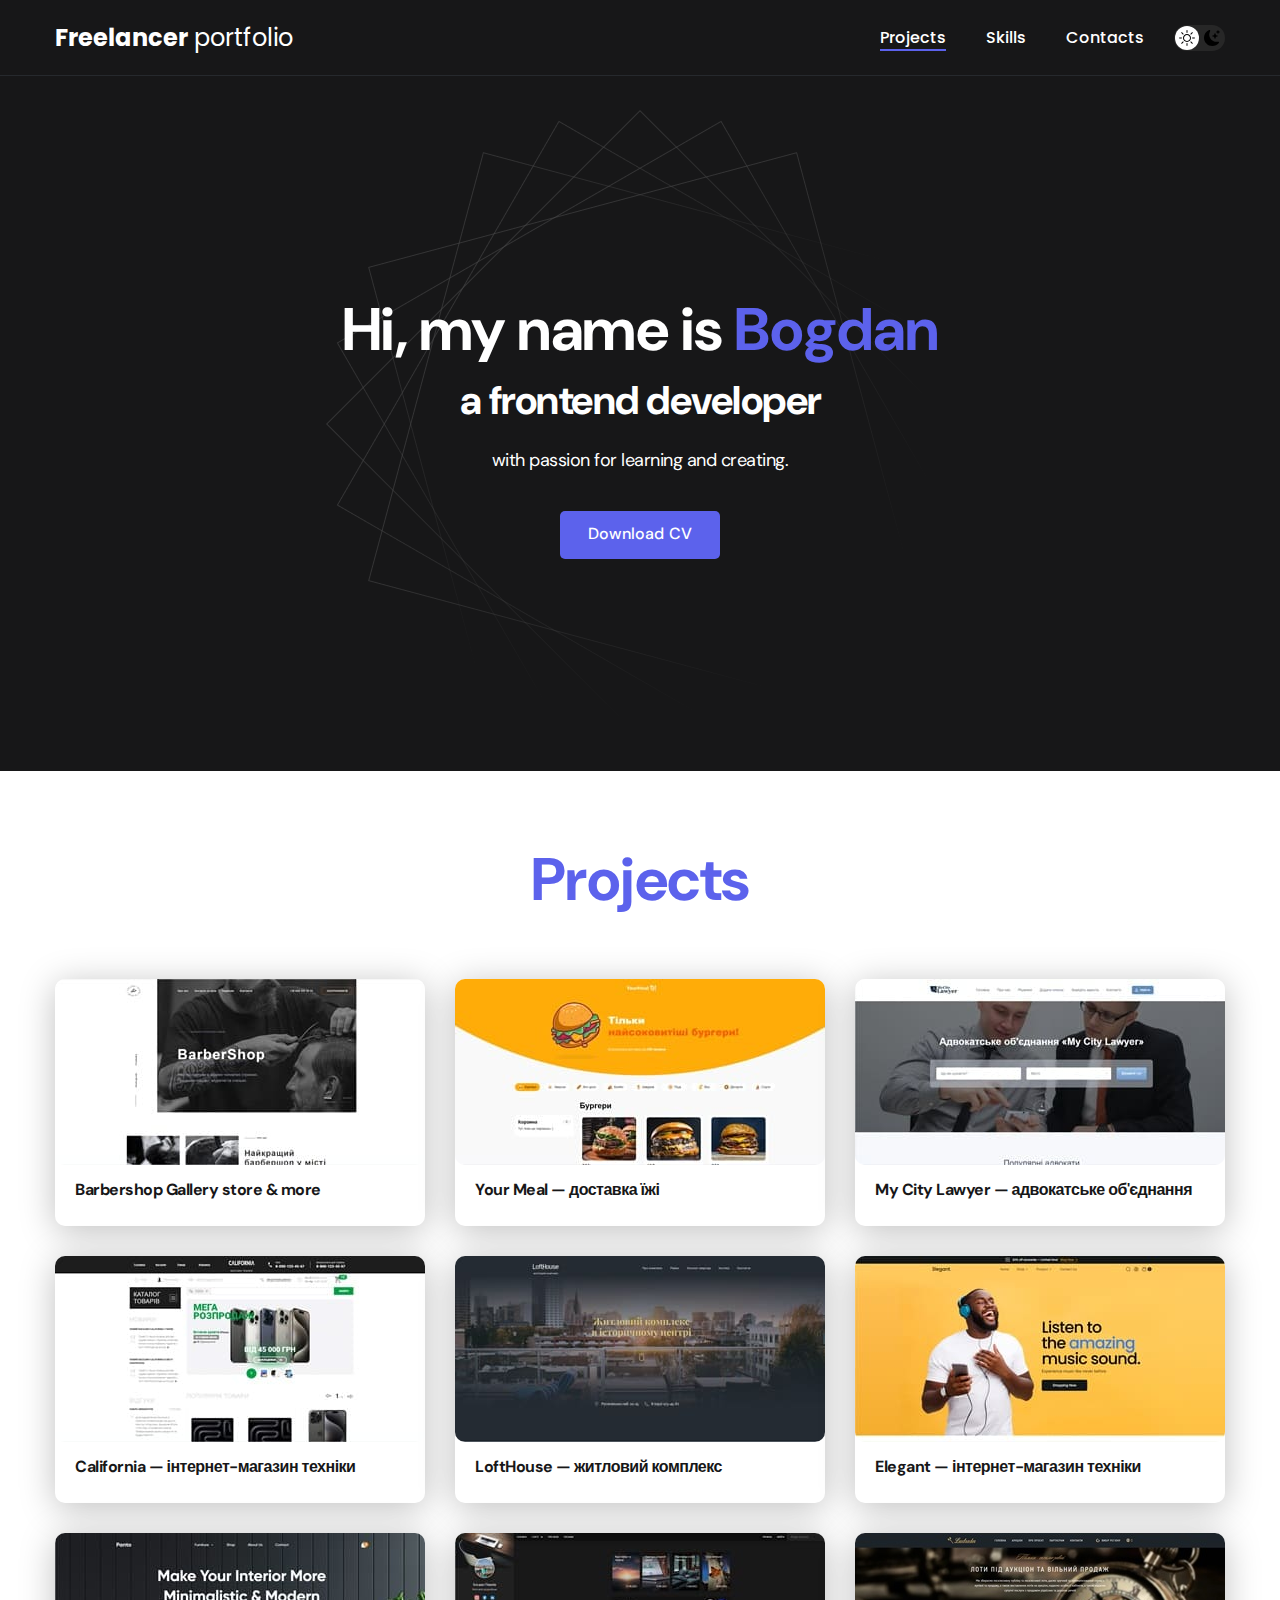
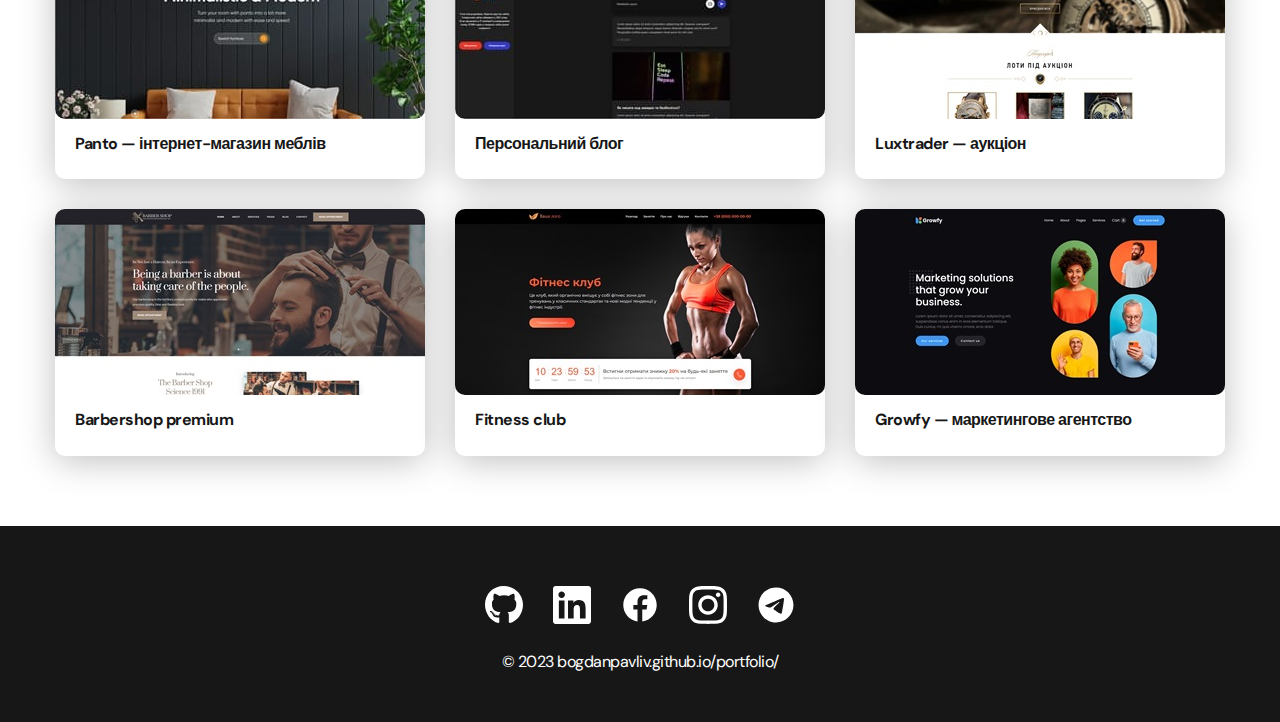
<file: index.html>
<!DOCTYPE html>
<html lang="en">
<head>
    <meta charset="UTF-8">
    <meta http-equiv="X-UA-Compatible" content="IE=edge">
    <meta name="viewport" content="width=device-width, initial-scale=1.0">
    <title>Freelancer portfolio</title>
    <link rel="stylesheet" href="./css/main.css">
</head>
<body>
    <nav class="nav">
        <div class="container">
            <div class="nav-row">
                <a href="./index.html" class="logo"><strong>Freelancer</strong> portfolio</a>

                <button class="dark-mode-btn">
                    <img src="./img/icons/sun.svg" alt="Light mode" class="dark-mode-btn__icon">
                    <img src="./img/icons/moon.svg" alt="Dark mode" class="dark-mode-btn__icon">
                </button>

                <ul class="nav-list">
                    <li class="nav-list__item"><a href="./index.html" class="nav-list__link nav-list__link--active">Projects</a></li>
                    <li class="nav-list__item"><a href="./skills.html" class="nav-list__link">Skills</a></li>
                    <li class="nav-list__item"><a href="./contacts.html" class="nav-list__link">Contacts</a></li>
                </ul>
            </div>
        </div>
    </nav>

    <header class="header">
        <div class="header__wrapper">
            <h1 class="header__title">
                <strong>Hi, my name is <em>Bogdan</em></strong><br>
                a frontend developer
            </h1>
            <div class="header__text">
                <p>with passion for learning and creating.</p>
            </div>
            <a href="#!" class="btn">Download CV</a>
        </div>
    </header>

    <main class="section">
        <div class="container">
            <h2 class="title-1">Projects</h2>
            <ul class="projects">
                <li class="project">
                    <a href="./project-page-1.html">
                        <img src="./img/projects/01.jpg" alt="Project img" class="project__img">
                        <h3 class="project__title">Barbershop Gallery store & more</h3>
                    </a>
                </li>
                <li class="project">
                    <a href="./project-page-2.html">
                        <img src="./img/projects/02.jpg" alt="Project img" class="project__img">
                        <h3 class="project__title">Your Meal — доставка їжі</h3>
                    </a>
                </li>
                <li class="project">
                    <a href="./project-page-3.html">
                        <img src="./img/projects/03.jpg" alt="Project img" class="project__img">
                        <h3 class="project__title">My City Lawyer — адвокатське об'єднання</h3>
                    </a>
                </li>
                <li class="project">
                    <a href="./project-page-4.html">
                        <img src="./img/projects/04.jpg" alt="Project img" class="project__img">
                        <h3 class="project__title">California — інтернет-магазин техніки</h3>
                    </a>
                </li>
                <li class="project">
                    <a href="./project-page-5.html">
                        <img src="./img/projects/05.jpg" alt="Project img" class="project__img">
                        <h3 class="project__title">LoftHouse — житловий комплекс</h3>
                    </a>
                </li>
                <li class="project">
                    <a href="./project-page-6.html">
                        <img src="./img/projects/06.jpg" alt="Project img" class="project__img">
                        <h3 class="project__title">Elegant — інтернет-магазин техніки</h3>
                    </a>
                </li>
                <li class="project">
                    <a href="./project-page-7.html">
                        <img src="./img/projects/07.jpg" alt="Project img" class="project__img">
                        <h3 class="project__title">Panto — інтернет-магазин меблів</h3>
                    </a>
                </li>
                <li class="project">
                    <a href="./project-page-8.html">
                        <img src="./img/projects/08.jpg" alt="Project img" class="project__img">
                        <h3 class="project__title">Персональний блог</h3>
                    </a>
                </li>
                <li class="project">
                    <a href="./project-page-9.html">
                        <img src="./img/projects/09.jpg" alt="Project img" class="project__img">
                        <h3 class="project__title">Luxtrader — аукціон</h3>
                    </a>
                </li>
                <li class="project">
                    <a href="./project-page-10.html">
                        <img src="./img/projects/10.jpg" alt="Project img" class="project__img">
                        <h3 class="project__title">Barbershop premium</h3>
                    </a>
                </li>
                <li class="project">
                    <a href="./project-page-11.html">
                        <img src="./img/projects/11.jpg" alt="Project img" class="project__img">
                        <h3 class="project__title">Fitness club</h3>
                    </a>
                </li>
                <li class="project">
                    <a href="./project-page-12.html">
                        <img src="./img/projects/12.jpg" alt="Project img" class="project__img">
                        <h3 class="project__title">Growfy — маркетингове агентство</h3>
                    </a>
                </li>
            </ul>
        </div>
    </main>

    <footer class="footer">
        <div class="container">
            <div class="footer__wrapper">
                <ul class="social">
                    <li class="social__item"><a href="https://github.com/BogdanPavliv" target="_blank"><img src="./img/icons/gitHub.svg" alt="gitHub"></a></li>
                    <li class="social__item"><a href="https://www.linkedin.com/in/bogdan-pavliv-340983248/" target="_blank"><img src="./img/icons/linkedIn.svg" alt="linkedIn"></a></li>
                    <li class="social__item"><a href="https://www.facebook.com/bogdan.pavliv" target="_blank"><img src="./img/icons/facebook.svg" alt="facebook"></a></li>
                    <li class="social__item"><a href="https://www.instagram.com/pavlivbodia/" target="_blank"><img src="./img/icons/instagram.svg" alt="instagram"></a></li>
                    <li class="social__item"><a href="https://t.me/bogdanpavliv" target="_blank"><img src="./img/icons/telegram.svg" alt="telegram"></a></li>
                </ul>
                <div class="copyright">
                    <p>© 2023 bogdanpavliv.github.io/portfolio/</p>
                </div>
            </div>
        </div>
    </footer>

    <script src="./js/main.js"></script>

</body>
</html>
</file>
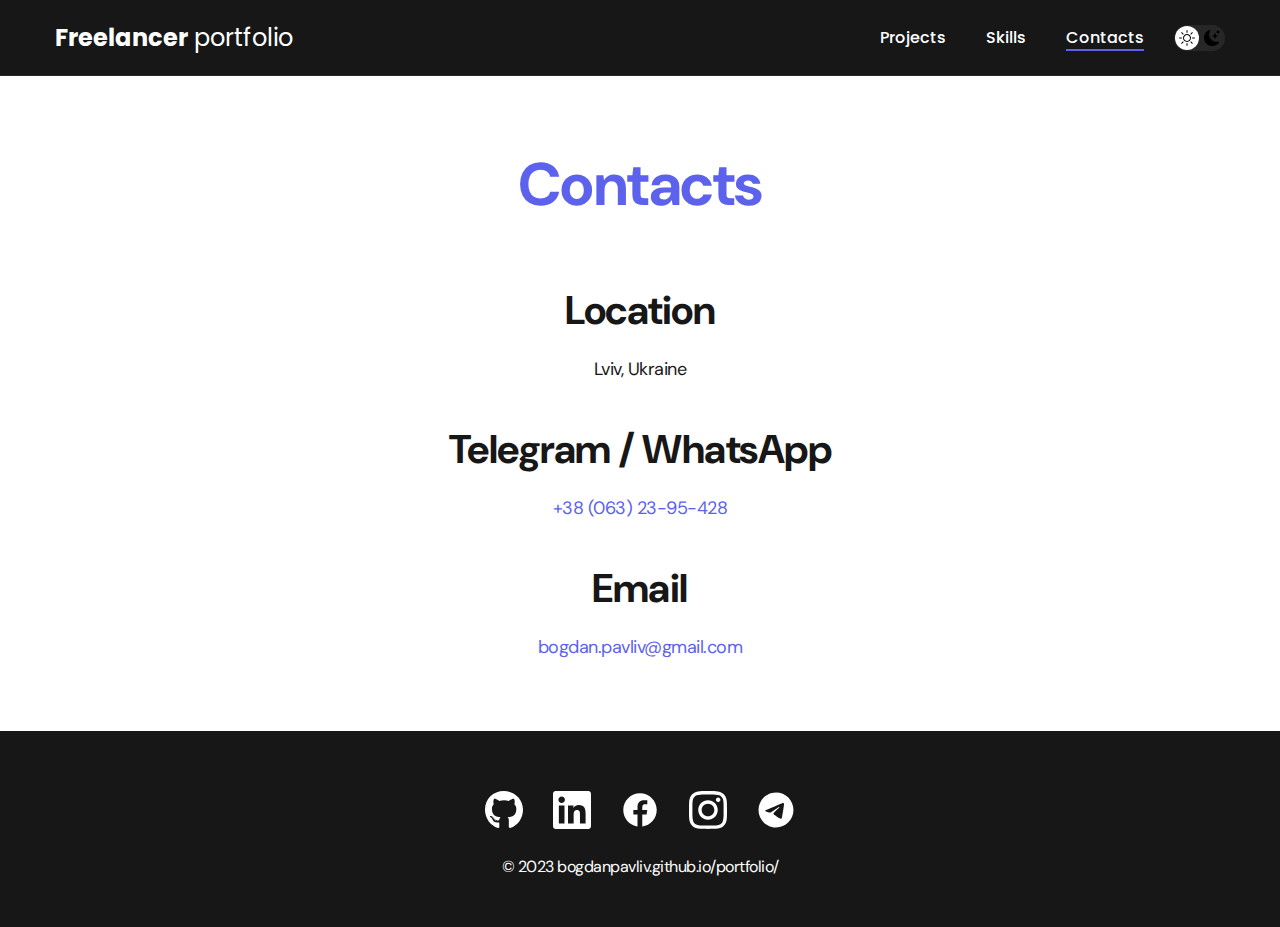
<file: contacts.html>
<!DOCTYPE html>
<html lang="en">
<head>
    <meta charset="UTF-8">
    <meta http-equiv="X-UA-Compatible" content="IE=edge">
    <meta name="viewport" content="width=device-width, initial-scale=1.0">
    <title>Freelancer portfolio</title>
    <link rel="stylesheet" href="./css/main.css">
</head>
<body>
    <nav class="nav">
        <div class="container">
            <div class="nav-row">
                <a href="./index.html" class="logo"><strong>Freelancer</strong> portfolio</a>

                <button class="dark-mode-btn">
                    <img src="./img/icons/sun.svg" alt="Light mode" class="dark-mode-btn__icon">
                    <img src="./img/icons/moon.svg" alt="Dark mode" class="dark-mode-btn__icon">
                </button>
                
                <ul class="nav-list">
                    <li class="nav-list__item"><a href="./index.html" class="nav-list__link">Projects</a></li>
                    <li class="nav-list__item"><a href="./skills.html" class="nav-list__link">Skills</a></li>
                    <li class="nav-list__item"><a href="./contacts.html" class="nav-list__link nav-list__link--active">Contacts</a></li>
                </ul>
            </div>
        </div>
    </nav>

    <main class="section">
        <div class="container">
                <h1 class="title-1">Contacts</h1>

                <ul class="content-list">
                    <li class="content-list__item">
                        <h2 class="title-2">Location</h2>
                        <p>Lviv, Ukraine</p>
                    </li>
                    <li class="content-list__item">
                        <h2 class="title-2">Telegram / WhatsApp</h2>
                        <p><a href="tel:+380632395428">+38 (063) 23-95-428</a></p>
                    </li>
                    <li class="content-list__item">
                        <h2 class="title-2">Email</h2>
                        <p><a href="mailto:bogdan.pavliv@gmail.com">bogdan.pavliv@gmail.com</a></p>
                    </li>
                </ul>

        </div>
    </main>

    <footer class="footer">
        <div class="container">
            <div class="footer__wrapper">
                <ul class="social">
                    <li class="social__item"><a href="https://github.com/BogdanPavliv" target="_blank"><img src="./img/icons/gitHub.svg" alt="gitHub"></a></li>
                    <li class="social__item"><a href="https://www.linkedin.com/in/bogdan-pavliv-340983248/" target="_blank"><img src="./img/icons/linkedIn.svg" alt="linkedIn"></a></li>
                    <li class="social__item"><a href="https://www.facebook.com/bogdan.pavliv" target="_blank"><img src="./img/icons/facebook.svg" alt="facebook"></a></li>
                    <li class="social__item"><a href="https://www.instagram.com/pavlivbodia/" target="_blank"><img src="./img/icons/instagram.svg" alt="instagram"></a></li>
                    <li class="social__item"><a href="https://t.me/bogdanpavliv" target="_blank"><img src="./img/icons/telegram.svg" alt="telegram"></a></li>
                </ul>
                <div class="copyright">
                    <p>© 2023 bogdanpavliv.github.io/portfolio/</p>
                </div>
            </div>
        </div>
    </footer>

    <script src="./js/main.js"></script>

</body>
</html>
</file>
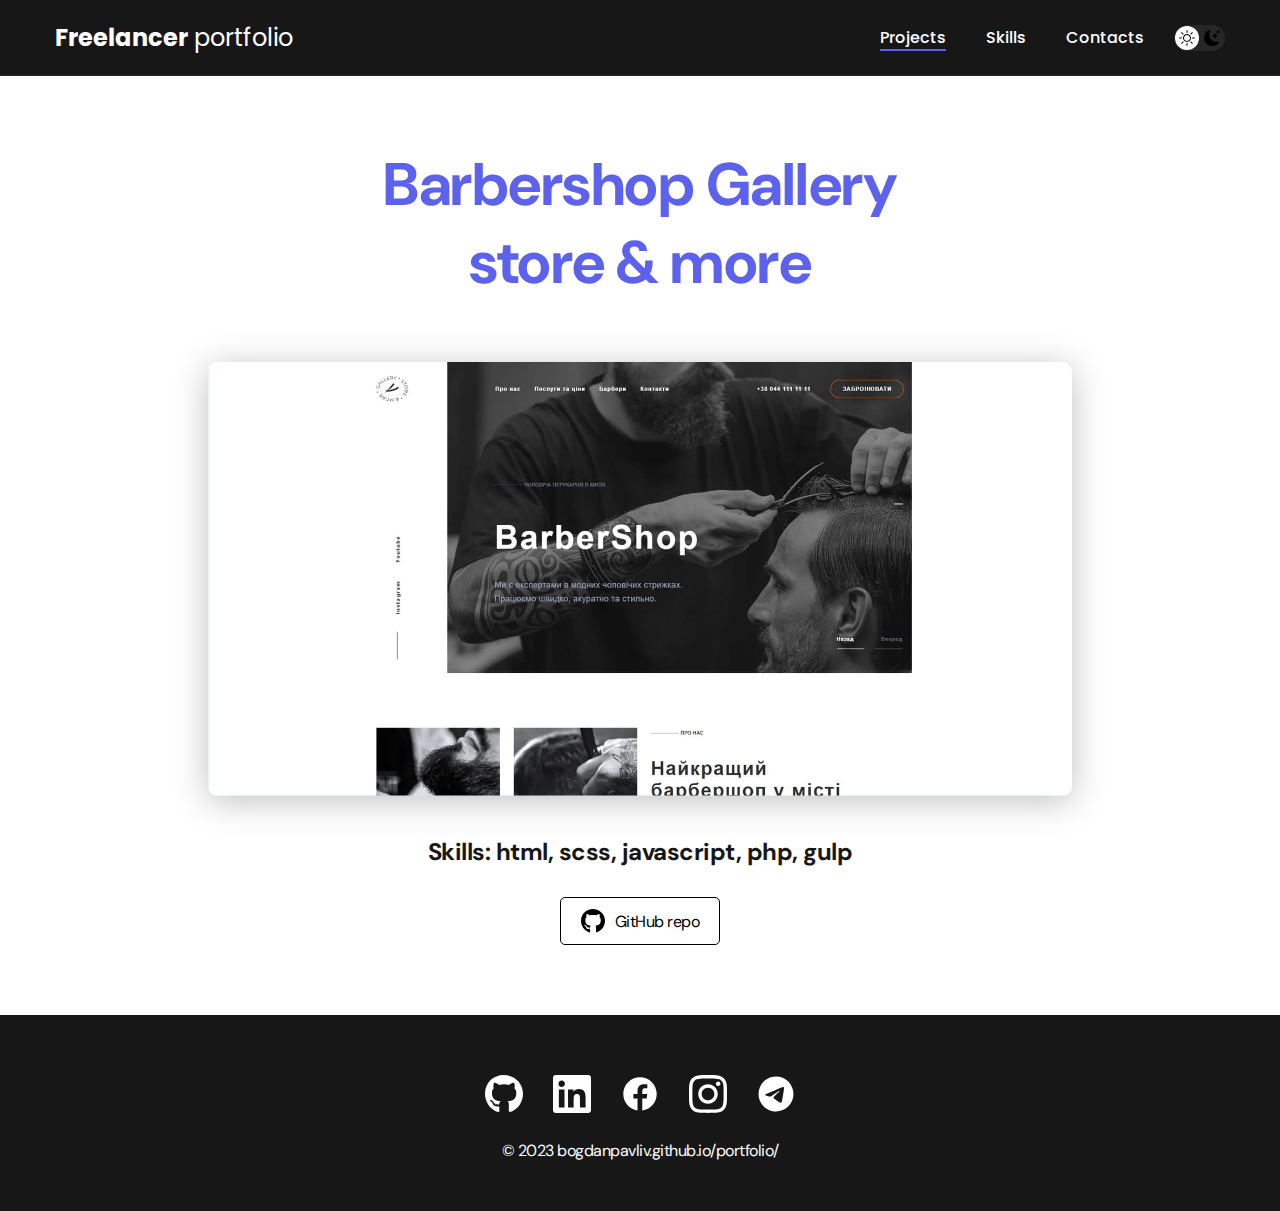
<file: project-page-1.html>
<!DOCTYPE html>
<html lang="en">
<head>
    <meta charset="UTF-8">
    <meta http-equiv="X-UA-Compatible" content="IE=edge">
    <meta name="viewport" content="width=device-width, initial-scale=1.0">
    <title>Freelancer portfolio</title>
    <link rel="stylesheet" href="./css/main.css">
</head>
<body>
    <nav class="nav">
        <div class="container">
            <div class="nav-row">
                <a href="./index.html" class="logo"><strong>Freelancer</strong> portfolio</a>

                <button class="dark-mode-btn">
                    <img src="./img/icons/sun.svg" alt="Light mode" class="dark-mode-btn__icon">
                    <img src="./img/icons/moon.svg" alt="Dark mode" class="dark-mode-btn__icon">
                </button>

                <ul class="nav-list">
                    <li class="nav-list__item"><a href="./index.html" class="nav-list__link nav-list__link--active">Projects</a></li>
                    <li class="nav-list__item"><a href="./skills.html" class="nav-list__link">Skills</a></li>
                    <li class="nav-list__item"><a href="./contacts.html" class="nav-list__link">Contacts</a></li>
                </ul>
            </div>
        </div>
    </nav>

    <main class="section">
        <div class="container">
            <div class="project-details">

                <h1 class="title-1">Barbershop Gallery store & more</h1>

                <img src="./img/projects/01-big.jpg" alt="" class="project-details__cover">

                <div class="project-details__desc">
                    <p>Skills: html, scss, javascript, php, gulp</p>
                </div>

                <a href="https://bogdanpavliv.github.io/barbershop/" class="btn-outline">
                    <img src="./img/icons/gitHub-black.svg" alt="gitHub">
                    GitHub repo
                </a>

            </div>
        </div>
    </main>

    <footer class="footer">
        <div class="container">
            <div class="footer__wrapper">
                <ul class="social">
                    <li class="social__item"><a href="https://github.com/BogdanPavliv" target="_blank"><img src="./img/icons/gitHub.svg" alt="gitHub"></a></li>
                    <li class="social__item"><a href="https://www.linkedin.com/in/bogdan-pavliv-340983248/" target="_blank"><img src="./img/icons/linkedIn.svg" alt="linkedIn"></a></li>
                    <li class="social__item"><a href="https://www.facebook.com/bogdan.pavliv" target="_blank"><img src="./img/icons/facebook.svg" alt="facebook"></a></li>
                    <li class="social__item"><a href="https://www.instagram.com/pavlivbodia/" target="_blank"><img src="./img/icons/instagram.svg" alt="instagram"></a></li>
                    <li class="social__item"><a href="https://t.me/bogdanpavliv" target="_blank"><img src="./img/icons/telegram.svg" alt="telegram"></a></li>
                </ul>
                <div class="copyright">
                    <p>© 2023 bogdanpavliv.github.io/portfolio/</p>
                </div>
            </div>
        </div>
    </footer>

    <script src="./js/main.js"></script>

</body>
</html>
</file>
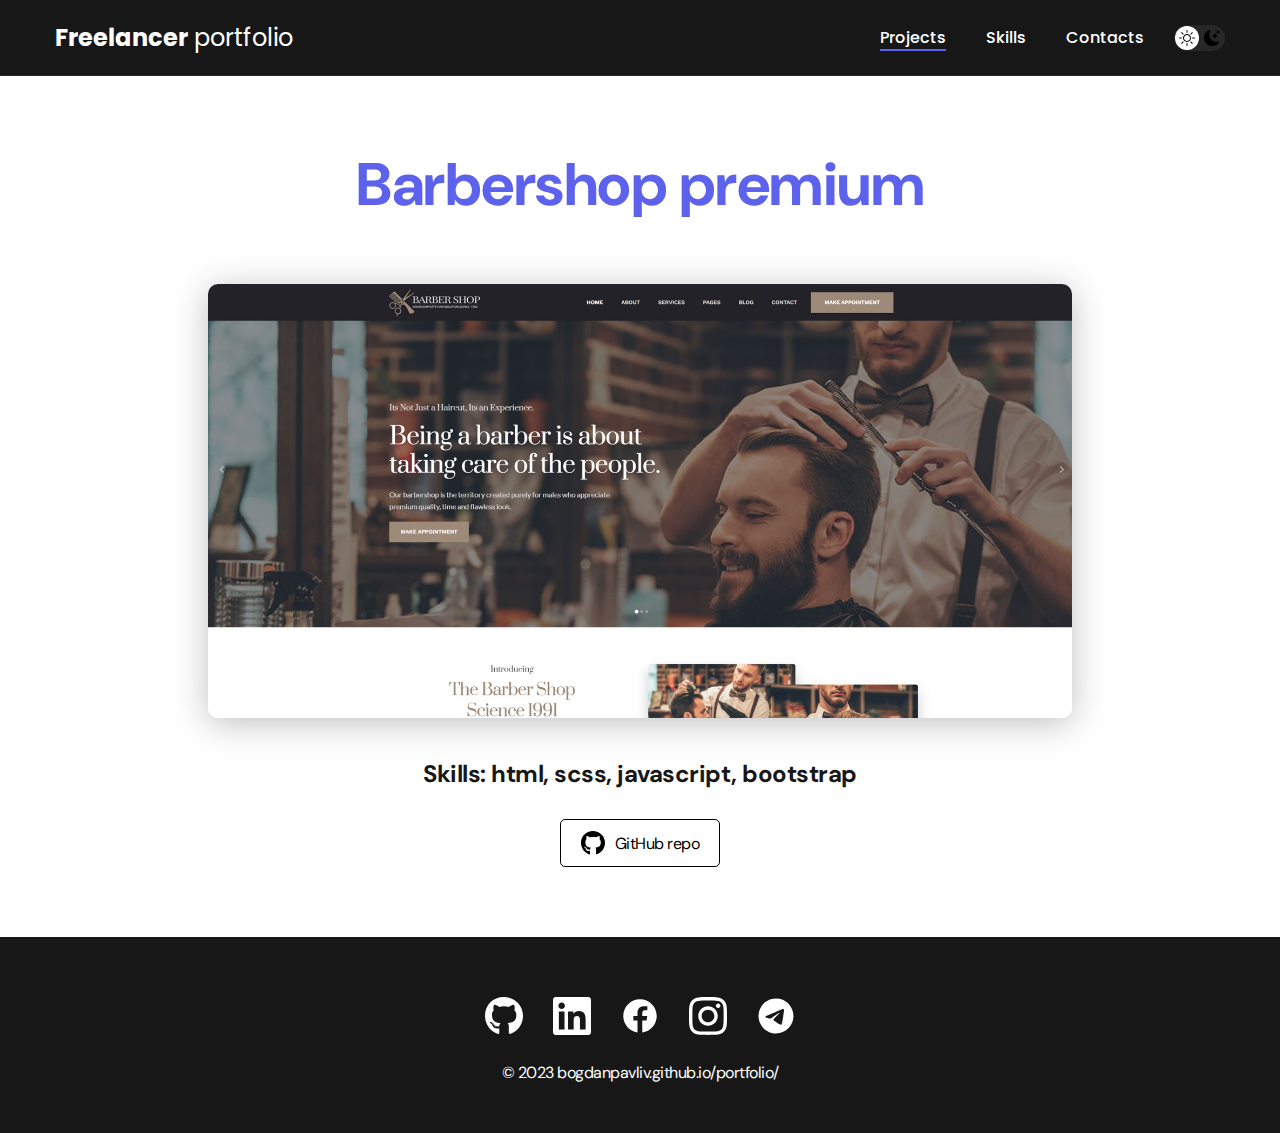
<file: project-page-10.html>
<!DOCTYPE html>
<html lang="en">
<head>
    <meta charset="UTF-8">
    <meta http-equiv="X-UA-Compatible" content="IE=edge">
    <meta name="viewport" content="width=device-width, initial-scale=1.0">
    <title>Freelancer portfolio</title>
    <link rel="stylesheet" href="./css/main.css">
</head>
<body>
    <nav class="nav">
        <div class="container">
            <div class="nav-row">
                <a href="./index.html" class="logo"><strong>Freelancer</strong> portfolio</a>

                <button class="dark-mode-btn">
                    <img src="./img/icons/sun.svg" alt="Light mode" class="dark-mode-btn__icon">
                    <img src="./img/icons/moon.svg" alt="Dark mode" class="dark-mode-btn__icon">
                </button>

                <ul class="nav-list">
                    <li class="nav-list__item"><a href="./index.html" class="nav-list__link nav-list__link--active">Projects</a></li>
                    <li class="nav-list__item"><a href="./skills.html" class="nav-list__link">Skills</a></li>
                    <li class="nav-list__item"><a href="./contacts.html" class="nav-list__link">Contacts</a></li>
                </ul>
            </div>
        </div>
    </nav>

    <main class="section">
        <div class="container">
            <div class="project-details">

                <h1 class="title-1">Barbershop premium</h1>

                <img src="./img/projects/10-big.jpg" alt="" class="project-details__cover">

                <div class="project-details__desc">
                    <p>Skills: html, scss, javascript, bootstrap</p>
                </div>

                <a href="https://bogdanpavliv.github.io/barbershop-premium/" class="btn-outline">
                    <img src="./img/icons/gitHub-black.svg" alt="gitHub">
                    GitHub repo
                </a>

            </div>
        </div>
    </main>

    <footer class="footer">
        <div class="container">
            <div class="footer__wrapper">
                <ul class="social">
                    <li class="social__item"><a href="https://github.com/BogdanPavliv" target="_blank"><img src="./img/icons/gitHub.svg" alt="gitHub"></a></li>
                    <li class="social__item"><a href="https://www.linkedin.com/in/bogdan-pavliv-340983248/" target="_blank"><img src="./img/icons/linkedIn.svg" alt="linkedIn"></a></li>
                    <li class="social__item"><a href="https://www.facebook.com/bogdan.pavliv" target="_blank"><img src="./img/icons/facebook.svg" alt="facebook"></a></li>
                    <li class="social__item"><a href="https://www.instagram.com/pavlivbodia/" target="_blank"><img src="./img/icons/instagram.svg" alt="instagram"></a></li>
                    <li class="social__item"><a href="https://t.me/bogdanpavliv" target="_blank"><img src="./img/icons/telegram.svg" alt="telegram"></a></li>
                </ul>
                <div class="copyright">
                    <p>© 2023 bogdanpavliv.github.io/portfolio/</p>
                </div>
            </div>
        </div>
    </footer>

    <script src="./js/main.js"></script>

</body>
</html>
</file>
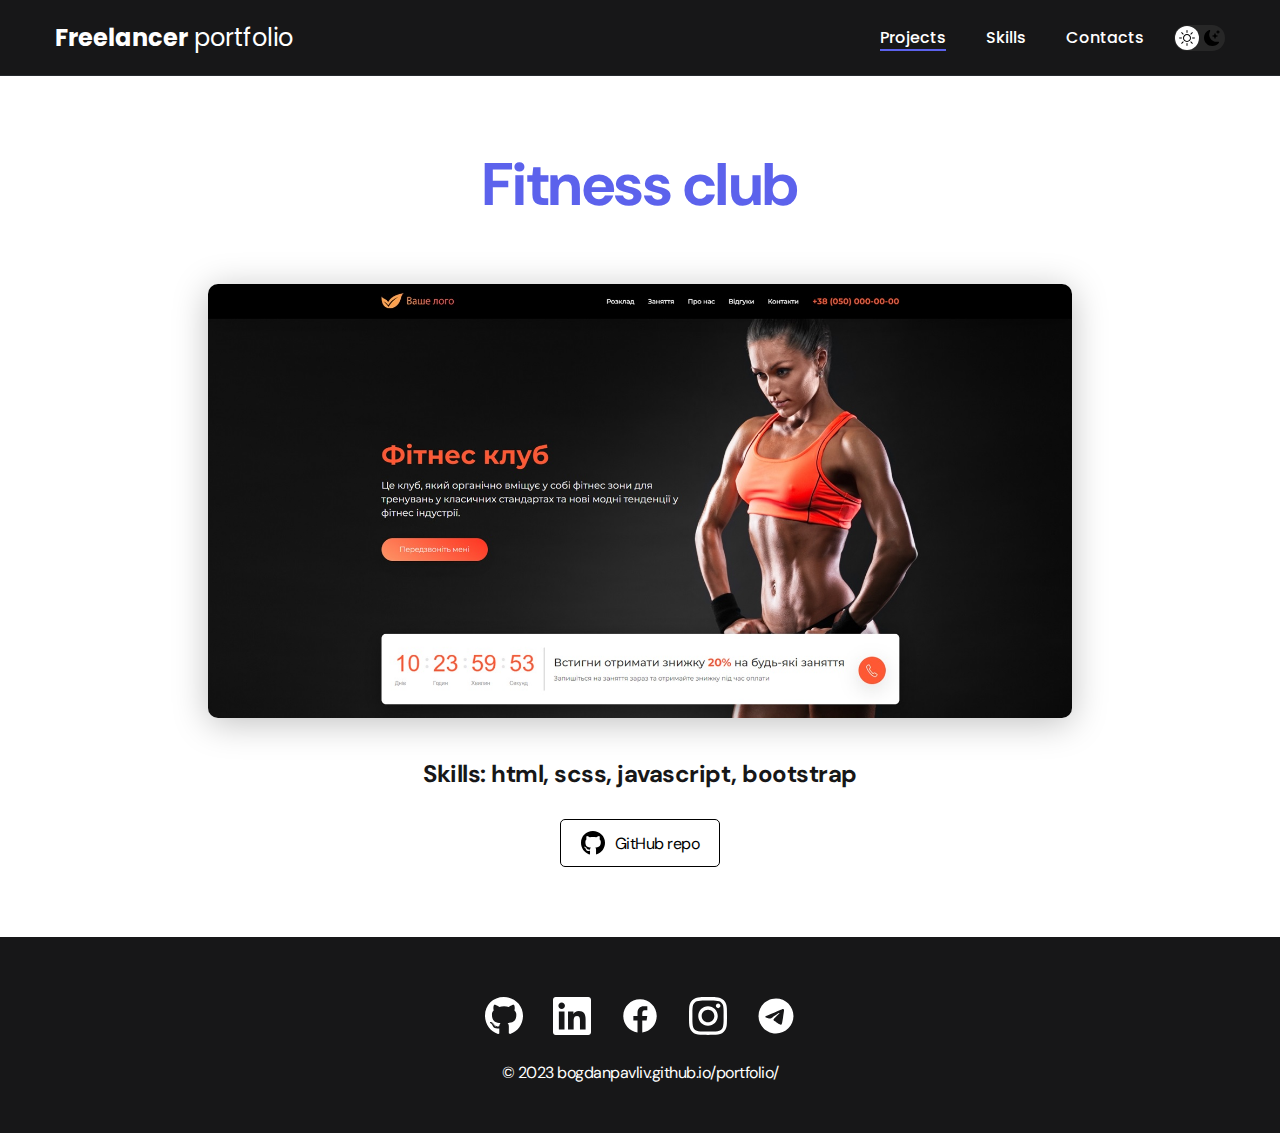
<file: project-page-11.html>
<!DOCTYPE html>
<html lang="en">
<head>
    <meta charset="UTF-8">
    <meta http-equiv="X-UA-Compatible" content="IE=edge">
    <meta name="viewport" content="width=device-width, initial-scale=1.0">
    <title>Freelancer portfolio</title>
    <link rel="stylesheet" href="./css/main.css">
</head>
<body>
    <nav class="nav">
        <div class="container">
            <div class="nav-row">
                <a href="./index.html" class="logo"><strong>Freelancer</strong> portfolio</a>

                <button class="dark-mode-btn">
                    <img src="./img/icons/sun.svg" alt="Light mode" class="dark-mode-btn__icon">
                    <img src="./img/icons/moon.svg" alt="Dark mode" class="dark-mode-btn__icon">
                </button>

                <ul class="nav-list">
                    <li class="nav-list__item"><a href="./index.html" class="nav-list__link nav-list__link--active">Projects</a></li>
                    <li class="nav-list__item"><a href="./skills.html" class="nav-list__link">Skills</a></li>
                    <li class="nav-list__item"><a href="./contacts.html" class="nav-list__link">Contacts</a></li>
                </ul>
            </div>
        </div>
    </nav>

    <main class="section">
        <div class="container">
            <div class="project-details">

                <h1 class="title-1">Fitness club</h1>

                <img src="./img/projects/11-big.jpg" alt="" class="project-details__cover">

                <div class="project-details__desc">
                    <p>Skills: html, scss, javascript, bootstrap</p>
                </div>

                <a href="https://bogdanpavliv.github.io/fitness/" class="btn-outline">
                    <img src="./img/icons/gitHub-black.svg" alt="gitHub">
                    GitHub repo
                </a>

            </div>
        </div>
    </main>

    <footer class="footer">
        <div class="container">
            <div class="footer__wrapper">
                <ul class="social">
                    <li class="social__item"><a href="https://github.com/BogdanPavliv" target="_blank"><img src="./img/icons/gitHub.svg" alt="gitHub"></a></li>
                    <li class="social__item"><a href="https://www.linkedin.com/in/bogdan-pavliv-340983248/" target="_blank"><img src="./img/icons/linkedIn.svg" alt="linkedIn"></a></li>
                    <li class="social__item"><a href="https://www.facebook.com/bogdan.pavliv" target="_blank"><img src="./img/icons/facebook.svg" alt="facebook"></a></li>
                    <li class="social__item"><a href="https://www.instagram.com/pavlivbodia/" target="_blank"><img src="./img/icons/instagram.svg" alt="instagram"></a></li>
                    <li class="social__item"><a href="https://t.me/bogdanpavliv" target="_blank"><img src="./img/icons/telegram.svg" alt="telegram"></a></li>
                </ul>
                <div class="copyright">
                    <p>© 2023 bogdanpavliv.github.io/portfolio/</p>
                </div>
            </div>
        </div>
    </footer>

    <script src="./js/main.js"></script>

</body>
</html>
</file>
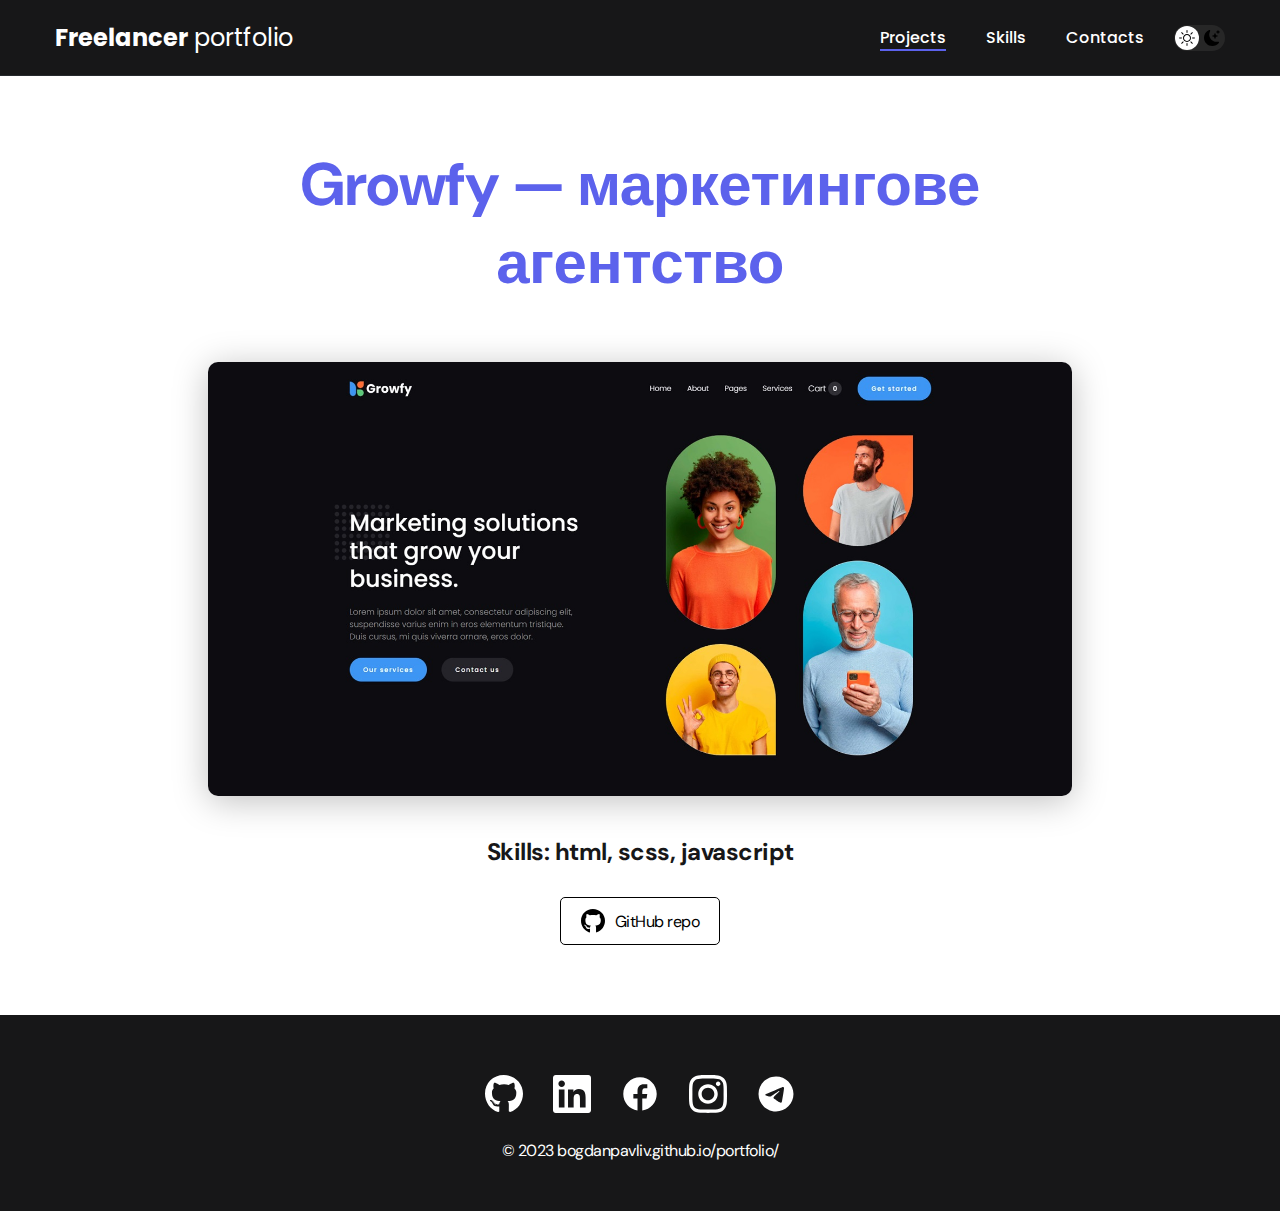
<file: project-page-12.html>
<!DOCTYPE html>
<html lang="en">
<head>
    <meta charset="UTF-8">
    <meta http-equiv="X-UA-Compatible" content="IE=edge">
    <meta name="viewport" content="width=device-width, initial-scale=1.0">
    <title>Freelancer portfolio</title>
    <link rel="stylesheet" href="./css/main.css">
</head>
<body>
    <nav class="nav">
        <div class="container">
            <div class="nav-row">
                <a href="./index.html" class="logo"><strong>Freelancer</strong> portfolio</a>

                <button class="dark-mode-btn">
                    <img src="./img/icons/sun.svg" alt="Light mode" class="dark-mode-btn__icon">
                    <img src="./img/icons/moon.svg" alt="Dark mode" class="dark-mode-btn__icon">
                </button>

                <ul class="nav-list">
                    <li class="nav-list__item"><a href="./index.html" class="nav-list__link nav-list__link--active">Projects</a></li>
                    <li class="nav-list__item"><a href="./skills.html" class="nav-list__link">Skills</a></li>
                    <li class="nav-list__item"><a href="./contacts.html" class="nav-list__link">Contacts</a></li>
                </ul>
            </div>
        </div>
    </nav>

    <main class="section">
        <div class="container">
            <div class="project-details">

                <h1 class="title-1">Growfy — маркетингове агентство</h1>

                <img src="./img/projects/12-big.jpg" alt="" class="project-details__cover">

                <div class="project-details__desc">
                    <p>Skills: html, scss, javascript</p>
                </div>

                <a href="https://bogdanpavliv.github.io/growfy/" class="btn-outline">
                    <img src="./img/icons/gitHub-black.svg" alt="gitHub">
                    GitHub repo
                </a>

            </div>
        </div>
    </main>

    <footer class="footer">
        <div class="container">
            <div class="footer__wrapper">
                <ul class="social">
                    <li class="social__item"><a href="https://github.com/BogdanPavliv" target="_blank"><img src="./img/icons/gitHub.svg" alt="gitHub"></a></li>
                    <li class="social__item"><a href="https://www.linkedin.com/in/bogdan-pavliv-340983248/" target="_blank"><img src="./img/icons/linkedIn.svg" alt="linkedIn"></a></li>
                    <li class="social__item"><a href="https://www.facebook.com/bogdan.pavliv" target="_blank"><img src="./img/icons/facebook.svg" alt="facebook"></a></li>
                    <li class="social__item"><a href="https://www.instagram.com/pavlivbodia/" target="_blank"><img src="./img/icons/instagram.svg" alt="instagram"></a></li>
                    <li class="social__item"><a href="https://t.me/bogdanpavliv" target="_blank"><img src="./img/icons/telegram.svg" alt="telegram"></a></li>
                </ul>
                <div class="copyright">
                    <p>© 2023 bogdanpavliv.github.io/portfolio/</p>
                </div>
            </div>
        </div>
    </footer>

    <script src="./js/main.js"></script>

</body>
</html>
</file>
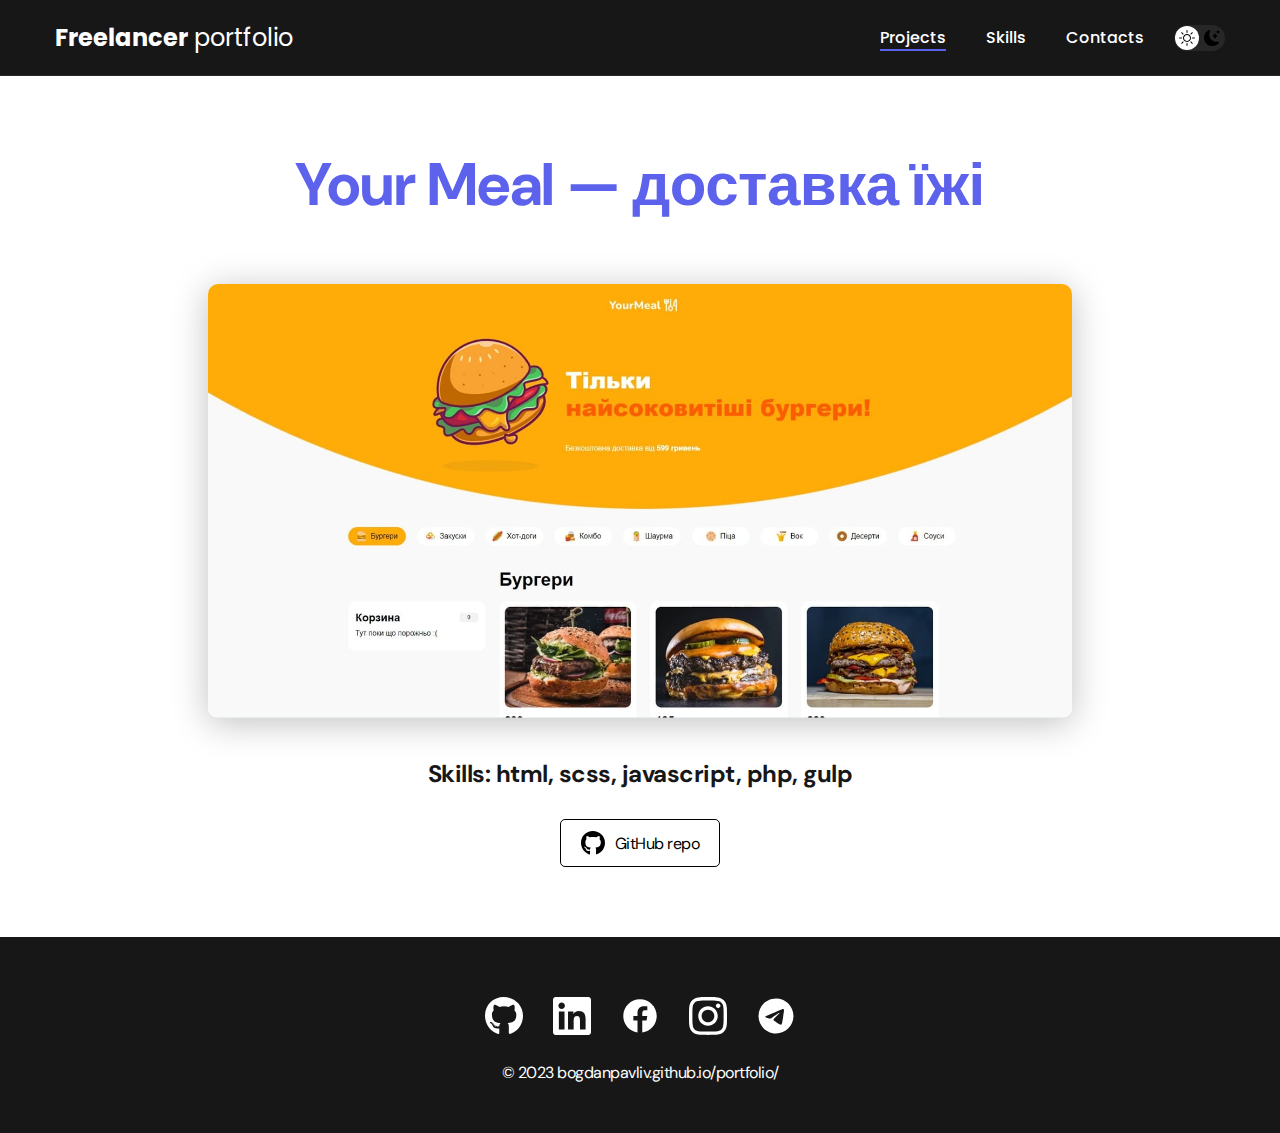
<file: project-page-2.html>
<!DOCTYPE html>
<html lang="en">
<head>
    <meta charset="UTF-8">
    <meta http-equiv="X-UA-Compatible" content="IE=edge">
    <meta name="viewport" content="width=device-width, initial-scale=1.0">
    <title>Freelancer portfolio</title>
    <link rel="stylesheet" href="./css/main.css">
</head>
<body>
    <nav class="nav">
        <div class="container">
            <div class="nav-row">
                <a href="./index.html" class="logo"><strong>Freelancer</strong> portfolio</a>

                <button class="dark-mode-btn">
                    <img src="./img/icons/sun.svg" alt="Light mode" class="dark-mode-btn__icon">
                    <img src="./img/icons/moon.svg" alt="Dark mode" class="dark-mode-btn__icon">
                </button>

                <ul class="nav-list">
                    <li class="nav-list__item"><a href="./index.html" class="nav-list__link nav-list__link--active">Projects</a></li>
                    <li class="nav-list__item"><a href="./skills.html" class="nav-list__link">Skills</a></li>
                    <li class="nav-list__item"><a href="./contacts.html" class="nav-list__link">Contacts</a></li>
                </ul>
            </div>
        </div>
    </nav>

    <main class="section">
        <div class="container">
            <div class="project-details">

                <h1 class="title-1">Your Meal — доставка їжі</h1>

                <img src="./img/projects/02-big.jpg" alt="" class="project-details__cover">

                <div class="project-details__desc">
                    <p>Skills: html, scss, javascript, php, gulp</p>
                </div>

                <a href="https://github.com/BogdanPavliv/your-meal" class="btn-outline">
                    <img src="./img/icons/gitHub-black.svg" alt="gitHub">
                    GitHub repo
                </a>

            </div>
        </div>
    </main>

    <footer class="footer">
        <div class="container">
            <div class="footer__wrapper">
                <ul class="social">
                    <li class="social__item"><a href="https://github.com/BogdanPavliv" target="_blank"><img src="./img/icons/gitHub.svg" alt="gitHub"></a></li>
                    <li class="social__item"><a href="https://www.linkedin.com/in/bogdan-pavliv-340983248/" target="_blank"><img src="./img/icons/linkedIn.svg" alt="linkedIn"></a></li>
                    <li class="social__item"><a href="https://www.facebook.com/bogdan.pavliv" target="_blank"><img src="./img/icons/facebook.svg" alt="facebook"></a></li>
                    <li class="social__item"><a href="https://www.instagram.com/pavlivbodia/" target="_blank"><img src="./img/icons/instagram.svg" alt="instagram"></a></li>
                    <li class="social__item"><a href="https://t.me/bogdanpavliv" target="_blank"><img src="./img/icons/telegram.svg" alt="telegram"></a></li>
                </ul>
                <div class="copyright">
                    <p>© 2023 bogdanpavliv.github.io/portfolio/</p>
                </div>
            </div>
        </div>
    </footer>

    <script src="./js/main.js"></script>

</body>
</html>
</file>
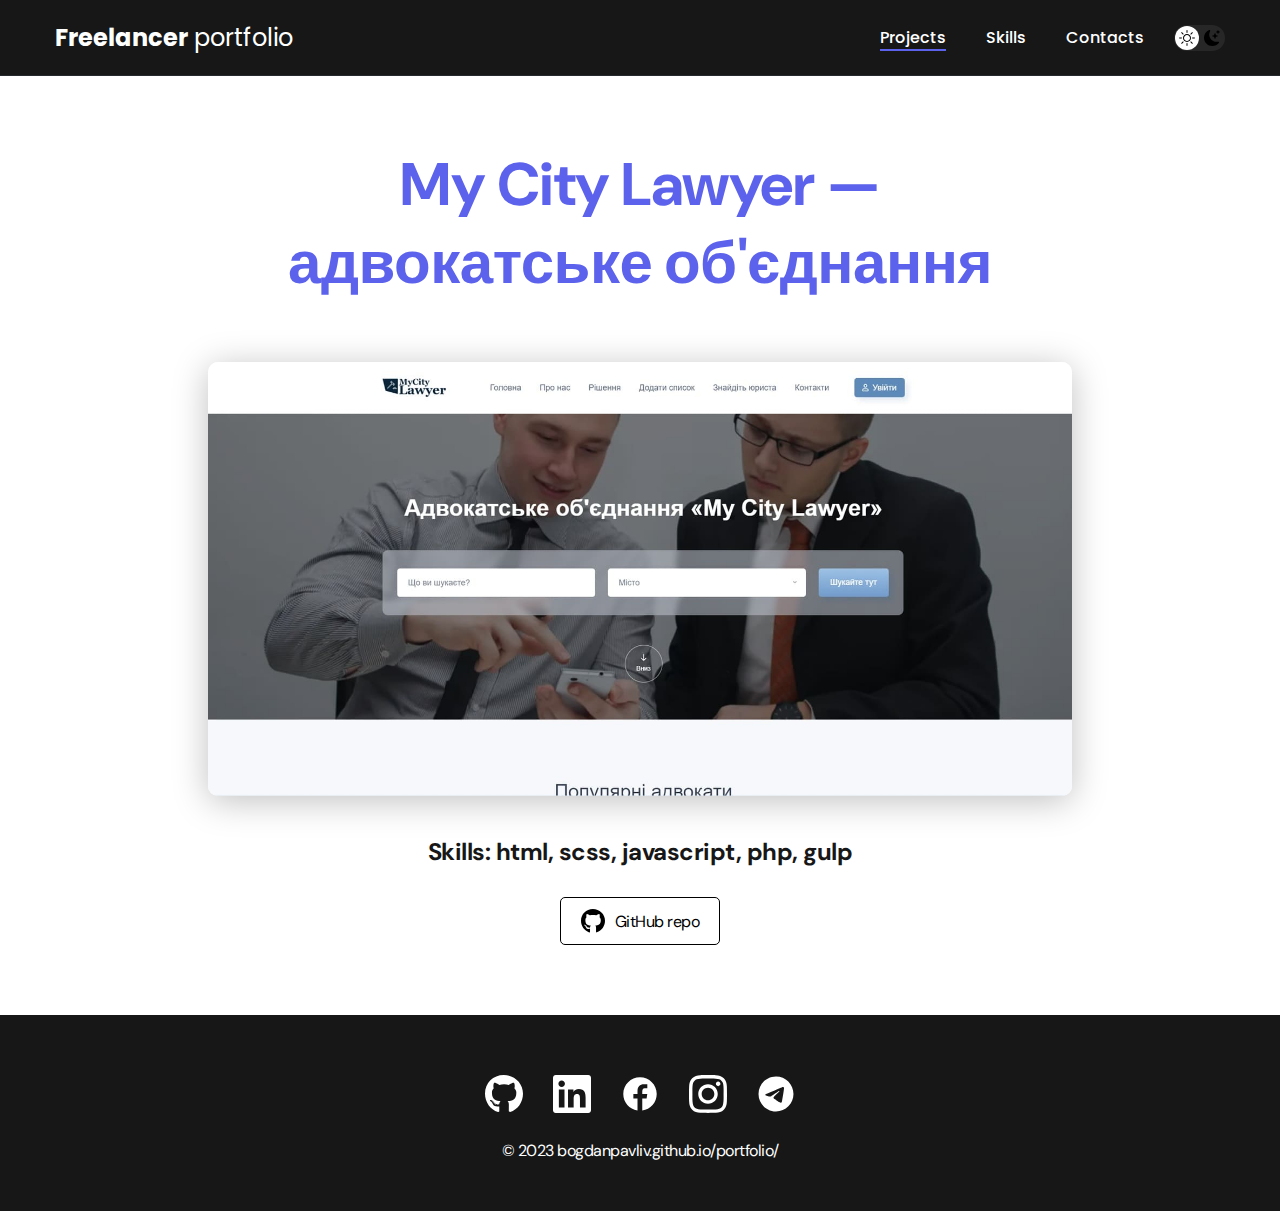
<file: project-page-3.html>
<!DOCTYPE html>
<html lang="en">
<head>
    <meta charset="UTF-8">
    <meta http-equiv="X-UA-Compatible" content="IE=edge">
    <meta name="viewport" content="width=device-width, initial-scale=1.0">
    <title>Freelancer portfolio</title>
    <link rel="stylesheet" href="./css/main.css">
</head>
<body>
    <nav class="nav">
        <div class="container">
            <div class="nav-row">
                <a href="./index.html" class="logo"><strong>Freelancer</strong> portfolio</a>

                <button class="dark-mode-btn">
                    <img src="./img/icons/sun.svg" alt="Light mode" class="dark-mode-btn__icon">
                    <img src="./img/icons/moon.svg" alt="Dark mode" class="dark-mode-btn__icon">
                </button>

                <ul class="nav-list">
                    <li class="nav-list__item"><a href="./index.html" class="nav-list__link nav-list__link--active">Projects</a></li>
                    <li class="nav-list__item"><a href="./skills.html" class="nav-list__link">Skills</a></li>
                    <li class="nav-list__item"><a href="./contacts.html" class="nav-list__link">Contacts</a></li>
                </ul>
            </div>
        </div>
    </nav>

    <main class="section">
        <div class="container">
            <div class="project-details">

                <h1 class="title-1">My City Lawyer — адвокатське об'єднання</h1>

                <img src="./img/projects/03-big.jpg" alt="" class="project-details__cover">

                <div class="project-details__desc">
                    <p>Skills: html, scss, javascript, php, gulp</p>
                </div>

                <a href="https://bogdanpavliv.github.io/my-city-lawyer/" class="btn-outline">
                    <img src="./img/icons/gitHub-black.svg" alt="gitHub">
                    GitHub repo
                </a>

            </div>
        </div>
    </main>

    <footer class="footer">
        <div class="container">
            <div class="footer__wrapper">
                <ul class="social">
                    <li class="social__item"><a href="https://github.com/BogdanPavliv" target="_blank"><img src="./img/icons/gitHub.svg" alt="gitHub"></a></li>
                    <li class="social__item"><a href="https://www.linkedin.com/in/bogdan-pavliv-340983248/" target="_blank"><img src="./img/icons/linkedIn.svg" alt="linkedIn"></a></li>
                    <li class="social__item"><a href="https://www.facebook.com/bogdan.pavliv" target="_blank"><img src="./img/icons/facebook.svg" alt="facebook"></a></li>
                    <li class="social__item"><a href="https://www.instagram.com/pavlivbodia/" target="_blank"><img src="./img/icons/instagram.svg" alt="instagram"></a></li>
                    <li class="social__item"><a href="https://t.me/bogdanpavliv" target="_blank"><img src="./img/icons/telegram.svg" alt="telegram"></a></li>
                </ul>
                <div class="copyright">
                    <p>© 2023 bogdanpavliv.github.io/portfolio/</p>
                </div>
            </div>
        </div>
    </footer>

    <script src="./js/main.js"></script>

</body>
</html>
</file>
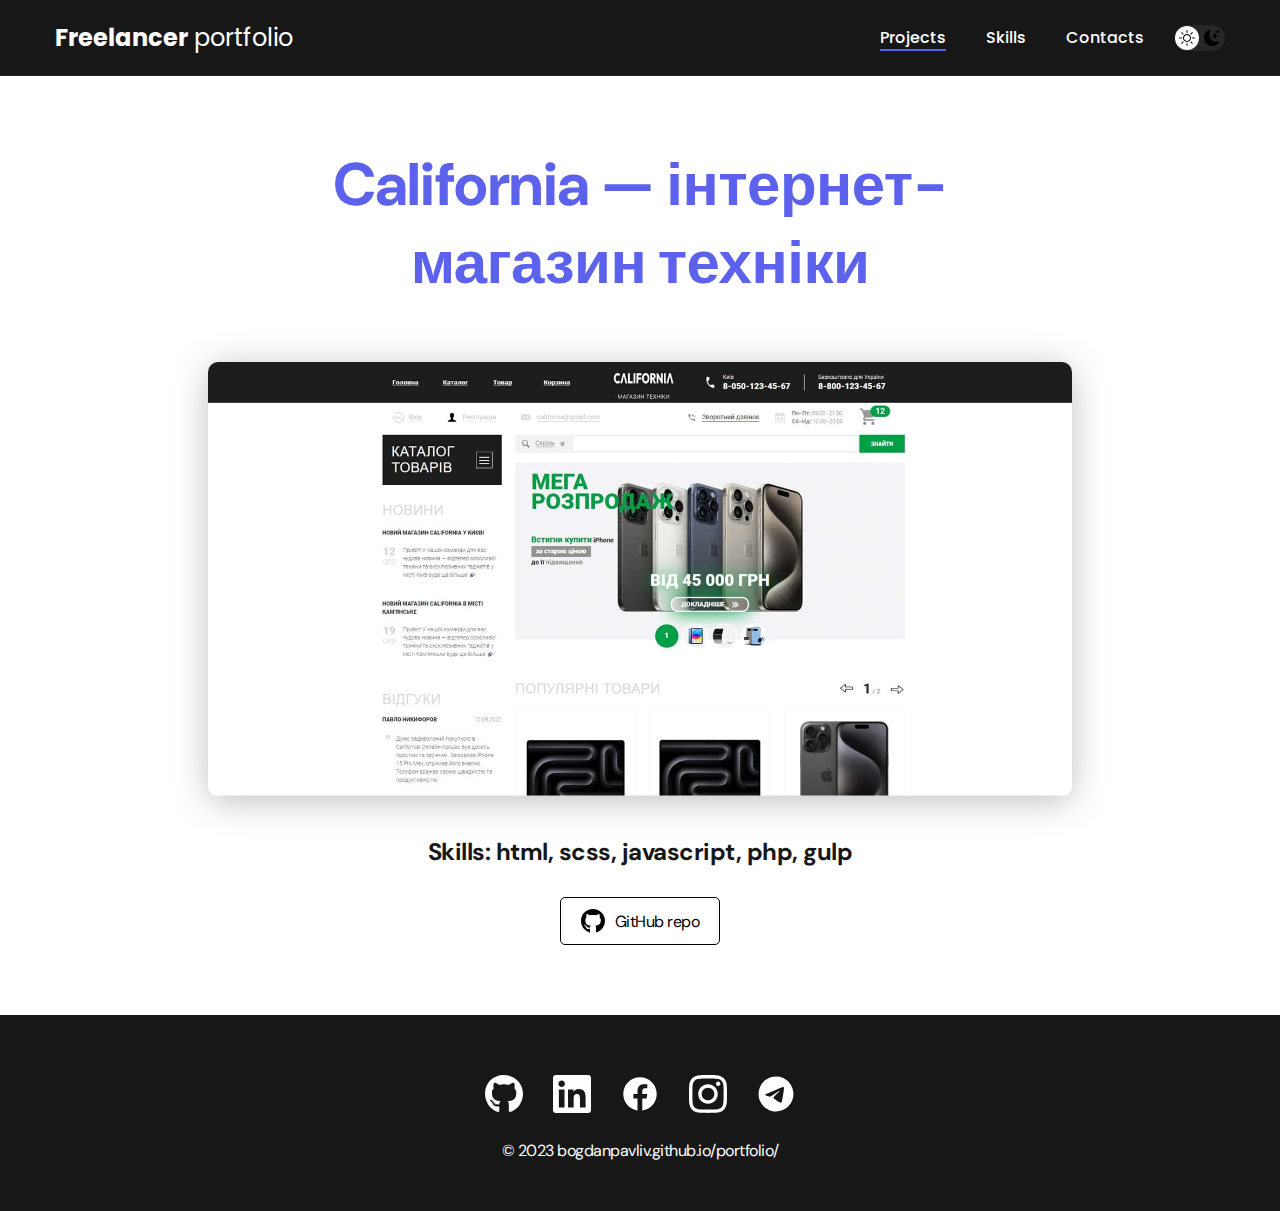
<file: project-page-4.html>
<!DOCTYPE html>
<html lang="en">
<head>
    <meta charset="UTF-8">
    <meta http-equiv="X-UA-Compatible" content="IE=edge">
    <meta name="viewport" content="width=device-width, initial-scale=1.0">
    <title>Freelancer portfolio</title>
    <link rel="stylesheet" href="./css/main.css">
</head>
<body>
    <nav class="nav">
        <div class="container">
            <div class="nav-row">
                <a href="./index.html" class="logo"><strong>Freelancer</strong> portfolio</a>

                <button class="dark-mode-btn">
                    <img src="./img/icons/sun.svg" alt="Light mode" class="dark-mode-btn__icon">
                    <img src="./img/icons/moon.svg" alt="Dark mode" class="dark-mode-btn__icon">
                </button>

                <ul class="nav-list">
                    <li class="nav-list__item"><a href="./index.html" class="nav-list__link nav-list__link--active">Projects</a></li>
                    <li class="nav-list__item"><a href="./skills.html" class="nav-list__link">Skills</a></li>
                    <li class="nav-list__item"><a href="./contacts.html" class="nav-list__link">Contacts</a></li>
                </ul>
            </div>
        </div>
    </nav>

    <main class="section">
        <div class="container">
            <div class="project-details">

                <h1 class="title-1">California — інтернет-магазин техніки</h1>

                <img src="./img/projects/04-big.jpg" alt="" class="project-details__cover">

                <div class="project-details__desc">
                    <p>Skills: html, scss, javascript, php, gulp</p>
                </div>

                <a href="https://bogdanpavliv.github.io/california/" class="btn-outline">
                    <img src="./img/icons/gitHub-black.svg" alt="gitHub">
                    GitHub repo
                </a>

            </div>
        </div>
    </main>

    <footer class="footer">
        <div class="container">
            <div class="footer__wrapper">
                <ul class="social">
                    <li class="social__item"><a href="https://github.com/BogdanPavliv" target="_blank"><img src="./img/icons/gitHub.svg" alt="gitHub"></a></li>
                    <li class="social__item"><a href="https://www.linkedin.com/in/bogdan-pavliv-340983248/" target="_blank"><img src="./img/icons/linkedIn.svg" alt="linkedIn"></a></li>
                    <li class="social__item"><a href="https://www.facebook.com/bogdan.pavliv" target="_blank"><img src="./img/icons/facebook.svg" alt="facebook"></a></li>
                    <li class="social__item"><a href="https://www.instagram.com/pavlivbodia/" target="_blank"><img src="./img/icons/instagram.svg" alt="instagram"></a></li>
                    <li class="social__item"><a href="https://t.me/bogdanpavliv" target="_blank"><img src="./img/icons/telegram.svg" alt="telegram"></a></li>
                </ul>
                <div class="copyright">
                    <p>© 2023 bogdanpavliv.github.io/portfolio/</p>
                </div>
            </div>
        </div>
    </footer>

    <script src="./js/main.js"></script>

</body>
</html>
</file>
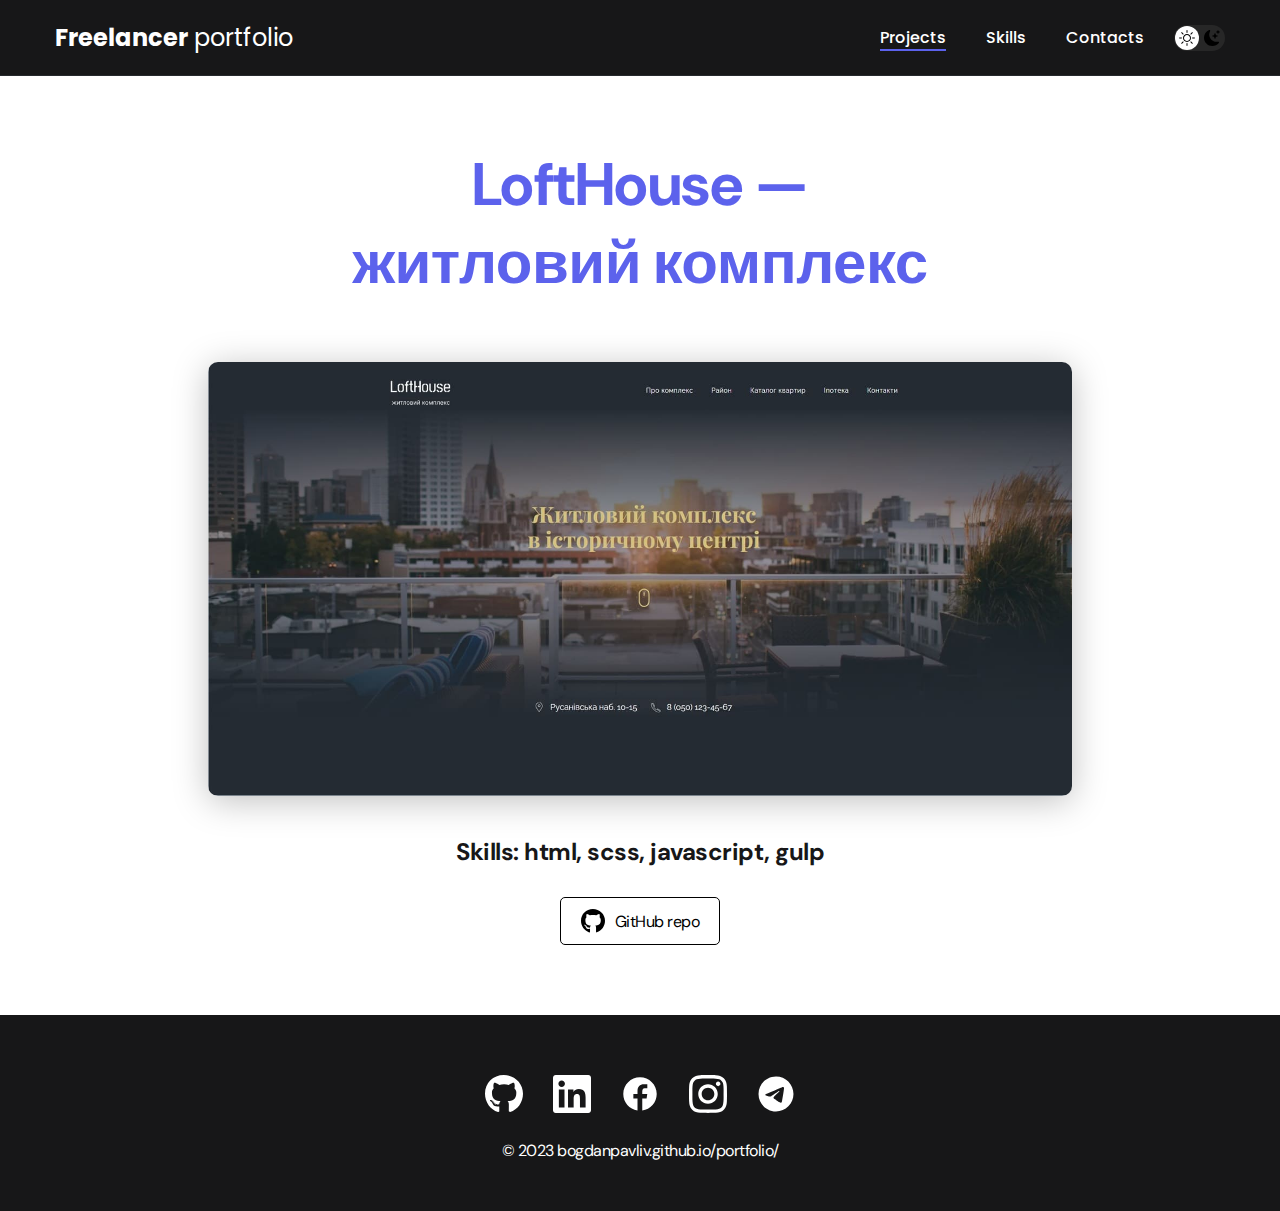
<file: project-page-5.html>
<!DOCTYPE html>
<html lang="en">
<head>
    <meta charset="UTF-8">
    <meta http-equiv="X-UA-Compatible" content="IE=edge">
    <meta name="viewport" content="width=device-width, initial-scale=1.0">
    <title>Freelancer portfolio</title>
    <link rel="stylesheet" href="./css/main.css">
</head>
<body>
    <nav class="nav">
        <div class="container">
            <div class="nav-row">
                <a href="./index.html" class="logo"><strong>Freelancer</strong> portfolio</a>

                <button class="dark-mode-btn">
                    <img src="./img/icons/sun.svg" alt="Light mode" class="dark-mode-btn__icon">
                    <img src="./img/icons/moon.svg" alt="Dark mode" class="dark-mode-btn__icon">
                </button>

                <ul class="nav-list">
                    <li class="nav-list__item"><a href="./index.html" class="nav-list__link nav-list__link--active">Projects</a></li>
                    <li class="nav-list__item"><a href="./skills.html" class="nav-list__link">Skills</a></li>
                    <li class="nav-list__item"><a href="./contacts.html" class="nav-list__link">Contacts</a></li>
                </ul>
            </div>
        </div>
    </nav>

    <main class="section">
        <div class="container">
            <div class="project-details">

                <h1 class="title-1">LoftHouse — житловий комплекс</h1>

                <img src="./img/projects/05-big.jpg" alt="" class="project-details__cover">

                <div class="project-details__desc">
                    <p>Skills: html, scss, javascript, gulp</p>
                </div>

                <a href="https://bogdanpavliv.github.io/loft-house/" class="btn-outline">
                    <img src="./img/icons/gitHub-black.svg" alt="gitHub">
                    GitHub repo
                </a>

            </div>
        </div>
    </main>

    <footer class="footer">
        <div class="container">
            <div class="footer__wrapper">
                <ul class="social">
                    <li class="social__item"><a href="https://github.com/BogdanPavliv" target="_blank"><img src="./img/icons/gitHub.svg" alt="gitHub"></a></li>
                    <li class="social__item"><a href="https://www.linkedin.com/in/bogdan-pavliv-340983248/" target="_blank"><img src="./img/icons/linkedIn.svg" alt="linkedIn"></a></li>
                    <li class="social__item"><a href="https://www.facebook.com/bogdan.pavliv" target="_blank"><img src="./img/icons/facebook.svg" alt="facebook"></a></li>
                    <li class="social__item"><a href="https://www.instagram.com/pavlivbodia/" target="_blank"><img src="./img/icons/instagram.svg" alt="instagram"></a></li>
                    <li class="social__item"><a href="https://t.me/bogdanpavliv" target="_blank"><img src="./img/icons/telegram.svg" alt="telegram"></a></li>
                </ul>
                <div class="copyright">
                    <p>© 2023 bogdanpavliv.github.io/portfolio/</p>
                </div>
            </div>
        </div>
    </footer>

    <script src="./js/main.js"></script>

</body>
</html>
</file>
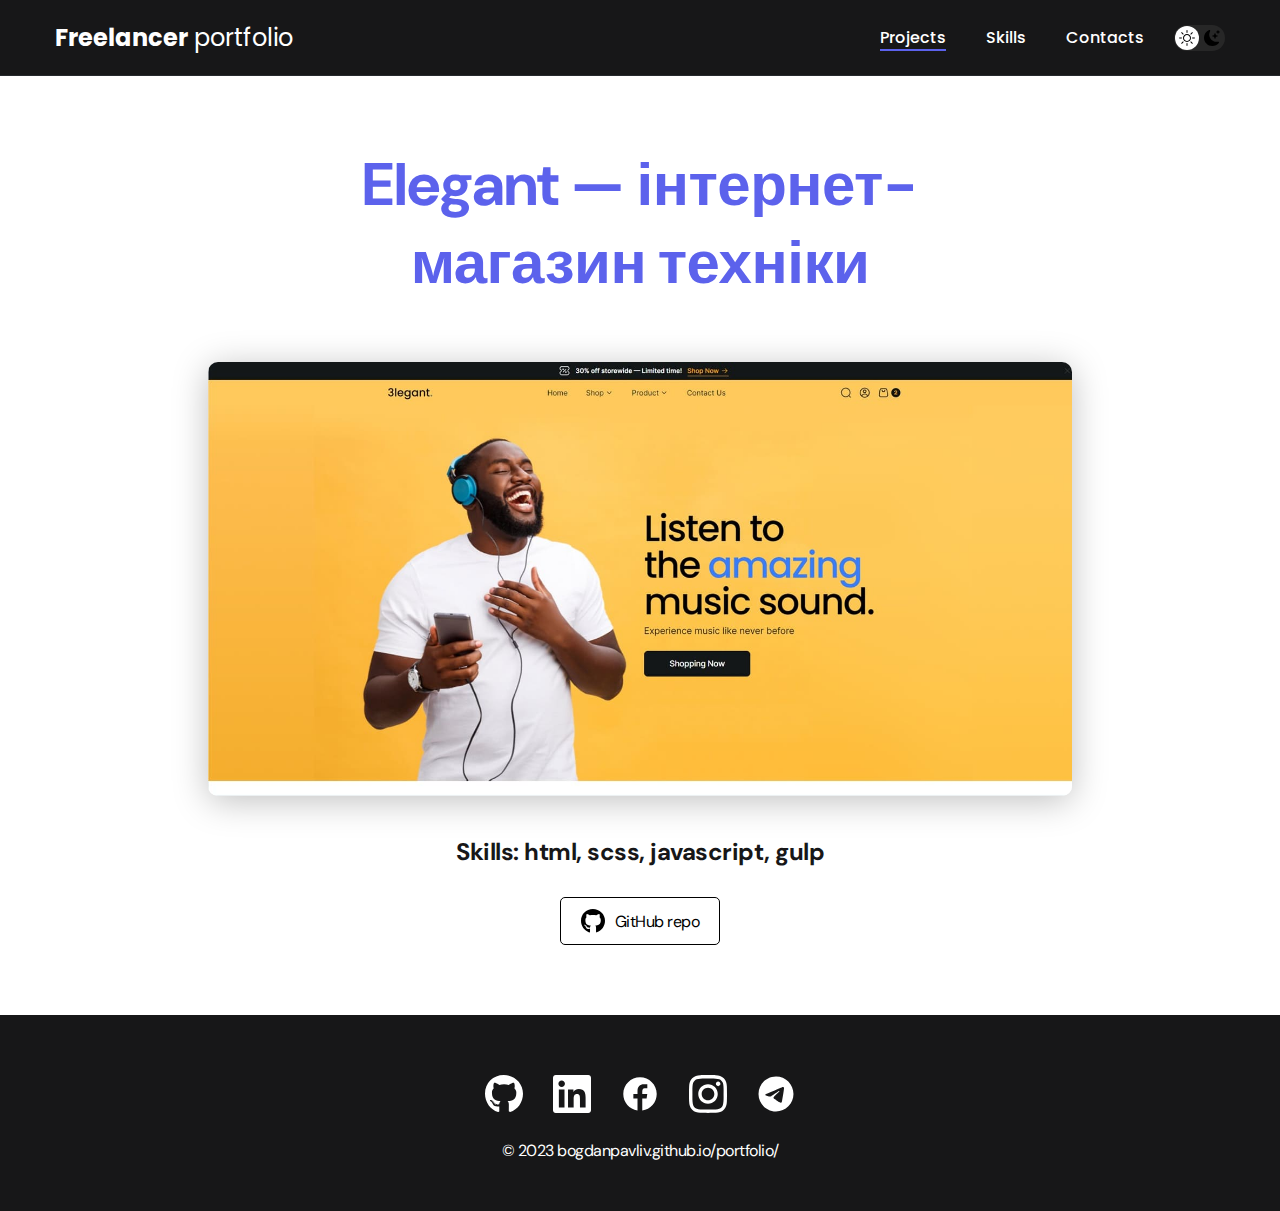
<file: project-page-6.html>
<!DOCTYPE html>
<html lang="en">
<head>
    <meta charset="UTF-8">
    <meta http-equiv="X-UA-Compatible" content="IE=edge">
    <meta name="viewport" content="width=device-width, initial-scale=1.0">
    <title>Freelancer portfolio</title>
    <link rel="stylesheet" href="./css/main.css">
</head>
<body>
    <nav class="nav">
        <div class="container">
            <div class="nav-row">
                <a href="./index.html" class="logo"><strong>Freelancer</strong> portfolio</a>

                <button class="dark-mode-btn">
                    <img src="./img/icons/sun.svg" alt="Light mode" class="dark-mode-btn__icon">
                    <img src="./img/icons/moon.svg" alt="Dark mode" class="dark-mode-btn__icon">
                </button>

                <ul class="nav-list">
                    <li class="nav-list__item"><a href="./index.html" class="nav-list__link nav-list__link--active">Projects</a></li>
                    <li class="nav-list__item"><a href="./skills.html" class="nav-list__link">Skills</a></li>
                    <li class="nav-list__item"><a href="./contacts.html" class="nav-list__link">Contacts</a></li>
                </ul>
            </div>
        </div>
    </nav>

    <main class="section">
        <div class="container">
            <div class="project-details">

                <h1 class="title-1">Elegant — інтернет-магазин техніки</h1>

                <img src="./img/projects/06-big.jpg" alt="" class="project-details__cover">

                <div class="project-details__desc">
                    <p>Skills: html, scss, javascript, gulp</p>
                </div>

                <a href="https://bogdanpavliv.github.io/elegant-store/" class="btn-outline">
                    <img src="./img/icons/gitHub-black.svg" alt="gitHub">
                    GitHub repo
                </a>

            </div>
        </div>
    </main>

    <footer class="footer">
        <div class="container">
            <div class="footer__wrapper">
                <ul class="social">
                    <li class="social__item"><a href="https://github.com/BogdanPavliv" target="_blank"><img src="./img/icons/gitHub.svg" alt="gitHub"></a></li>
                    <li class="social__item"><a href="https://www.linkedin.com/in/bogdan-pavliv-340983248/" target="_blank"><img src="./img/icons/linkedIn.svg" alt="linkedIn"></a></li>
                    <li class="social__item"><a href="https://www.facebook.com/bogdan.pavliv" target="_blank"><img src="./img/icons/facebook.svg" alt="facebook"></a></li>
                    <li class="social__item"><a href="https://www.instagram.com/pavlivbodia/" target="_blank"><img src="./img/icons/instagram.svg" alt="instagram"></a></li>
                    <li class="social__item"><a href="https://t.me/bogdanpavliv" target="_blank"><img src="./img/icons/telegram.svg" alt="telegram"></a></li>
                </ul>
                <div class="copyright">
                    <p>© 2023 bogdanpavliv.github.io/portfolio/</p>
                </div>
            </div>
        </div>
    </footer>

    <script src="./js/main.js"></script>

</body>
</html>
</file>
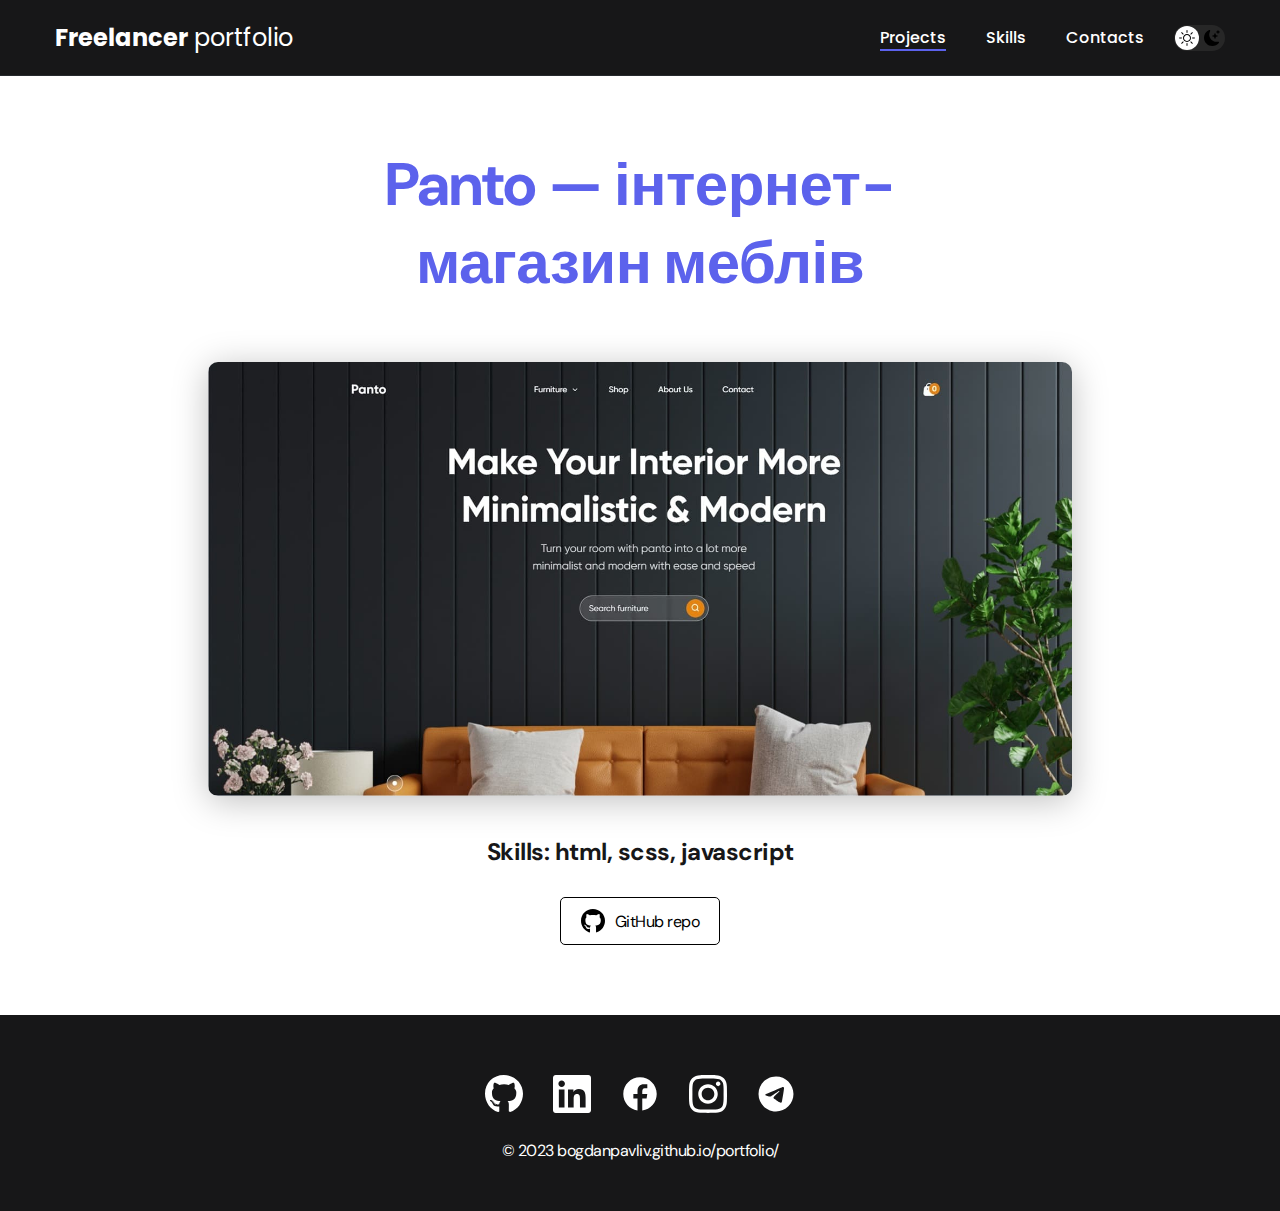
<file: project-page-7.html>
<!DOCTYPE html>
<html lang="en">
<head>
    <meta charset="UTF-8">
    <meta http-equiv="X-UA-Compatible" content="IE=edge">
    <meta name="viewport" content="width=device-width, initial-scale=1.0">
    <title>Freelancer portfolio</title>
    <link rel="stylesheet" href="./css/main.css">
</head>
<body>
    <nav class="nav">
        <div class="container">
            <div class="nav-row">
                <a href="./index.html" class="logo"><strong>Freelancer</strong> portfolio</a>

                <button class="dark-mode-btn">
                    <img src="./img/icons/sun.svg" alt="Light mode" class="dark-mode-btn__icon">
                    <img src="./img/icons/moon.svg" alt="Dark mode" class="dark-mode-btn__icon">
                </button>

                <ul class="nav-list">
                    <li class="nav-list__item"><a href="./index.html" class="nav-list__link nav-list__link--active">Projects</a></li>
                    <li class="nav-list__item"><a href="./skills.html" class="nav-list__link">Skills</a></li>
                    <li class="nav-list__item"><a href="./contacts.html" class="nav-list__link">Contacts</a></li>
                </ul>
            </div>
        </div>
    </nav>

    <main class="section">
        <div class="container">
            <div class="project-details">

                <h1 class="title-1">Panto — інтернет-магазин меблів</h1>

                <img src="./img/projects/07-big.jpg" alt="" class="project-details__cover">

                <div class="project-details__desc">
                    <p>Skills: html, scss, javascript</p>
                </div>

                <a href="https://bogdanpavliv.github.io/panto-furniture-store/" class="btn-outline">
                    <img src="./img/icons/gitHub-black.svg" alt="gitHub">
                    GitHub repo
                </a>

            </div>
        </div>
    </main>

    <footer class="footer">
        <div class="container">
            <div class="footer__wrapper">
                <ul class="social">
                    <li class="social__item"><a href="https://github.com/BogdanPavliv" target="_blank"><img src="./img/icons/gitHub.svg" alt="gitHub"></a></li>
                    <li class="social__item"><a href="https://www.linkedin.com/in/bogdan-pavliv-340983248/" target="_blank"><img src="./img/icons/linkedIn.svg" alt="linkedIn"></a></li>
                    <li class="social__item"><a href="https://www.facebook.com/bogdan.pavliv" target="_blank"><img src="./img/icons/facebook.svg" alt="facebook"></a></li>
                    <li class="social__item"><a href="https://www.instagram.com/pavlivbodia/" target="_blank"><img src="./img/icons/instagram.svg" alt="instagram"></a></li>
                    <li class="social__item"><a href="https://t.me/bogdanpavliv" target="_blank"><img src="./img/icons/telegram.svg" alt="telegram"></a></li>
                </ul>
                <div class="copyright">
                    <p>© 2023 bogdanpavliv.github.io/portfolio/</p>
                </div>
            </div>
        </div>
    </footer>

    <script src="./js/main.js"></script>

</body>
</html>
</file>
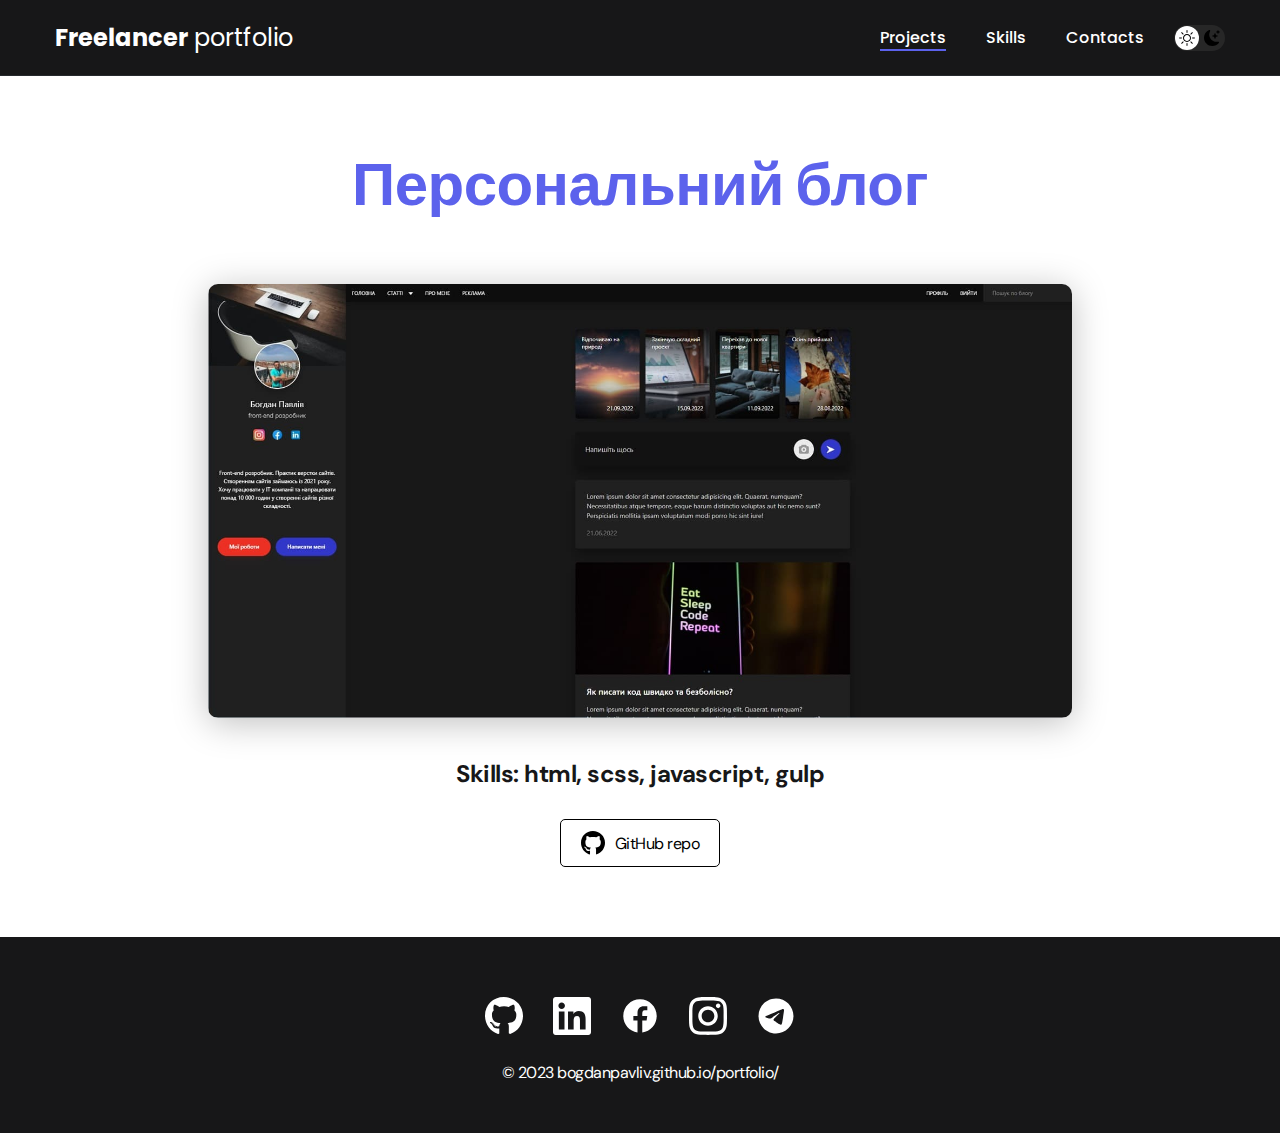
<file: project-page-8.html>
<!DOCTYPE html>
<html lang="en">
<head>
    <meta charset="UTF-8">
    <meta http-equiv="X-UA-Compatible" content="IE=edge">
    <meta name="viewport" content="width=device-width, initial-scale=1.0">
    <title>Freelancer portfolio</title>
    <link rel="stylesheet" href="./css/main.css">
</head>
<body>
    <nav class="nav">
        <div class="container">
            <div class="nav-row">
                <a href="./index.html" class="logo"><strong>Freelancer</strong> portfolio</a>

                <button class="dark-mode-btn">
                    <img src="./img/icons/sun.svg" alt="Light mode" class="dark-mode-btn__icon">
                    <img src="./img/icons/moon.svg" alt="Dark mode" class="dark-mode-btn__icon">
                </button>

                <ul class="nav-list">
                    <li class="nav-list__item"><a href="./index.html" class="nav-list__link nav-list__link--active">Projects</a></li>
                    <li class="nav-list__item"><a href="./skills.html" class="nav-list__link">Skills</a></li>
                    <li class="nav-list__item"><a href="./contacts.html" class="nav-list__link">Contacts</a></li>
                </ul>
            </div>
        </div>
    </nav>

    <main class="section">
        <div class="container">
            <div class="project-details">

                <h1 class="title-1">Персональний блог</h1>

                <img src="./img/projects/08-big.jpg" alt="" class="project-details__cover">

                <div class="project-details__desc">
                    <p>Skills: html, scss, javascript, gulp</p>
                </div>

                <a href="https://bogdanpavliv.github.io/personal-blog/" class="btn-outline">
                    <img src="./img/icons/gitHub-black.svg" alt="gitHub">
                    GitHub repo
                </a>

            </div>
        </div>
    </main>

    <footer class="footer">
        <div class="container">
            <div class="footer__wrapper">
                <ul class="social">
                    <li class="social__item"><a href="https://github.com/BogdanPavliv" target="_blank"><img src="./img/icons/gitHub.svg" alt="gitHub"></a></li>
                    <li class="social__item"><a href="https://www.linkedin.com/in/bogdan-pavliv-340983248/" target="_blank"><img src="./img/icons/linkedIn.svg" alt="linkedIn"></a></li>
                    <li class="social__item"><a href="https://www.facebook.com/bogdan.pavliv" target="_blank"><img src="./img/icons/facebook.svg" alt="facebook"></a></li>
                    <li class="social__item"><a href="https://www.instagram.com/pavlivbodia/" target="_blank"><img src="./img/icons/instagram.svg" alt="instagram"></a></li>
                    <li class="social__item"><a href="https://t.me/bogdanpavliv" target="_blank"><img src="./img/icons/telegram.svg" alt="telegram"></a></li>
                </ul>
                <div class="copyright">
                    <p>© 2023 bogdanpavliv.github.io/portfolio/</p>
                </div>
            </div>
        </div>
    </footer>

    <script src="./js/main.js"></script>

</body>
</html>
</file>
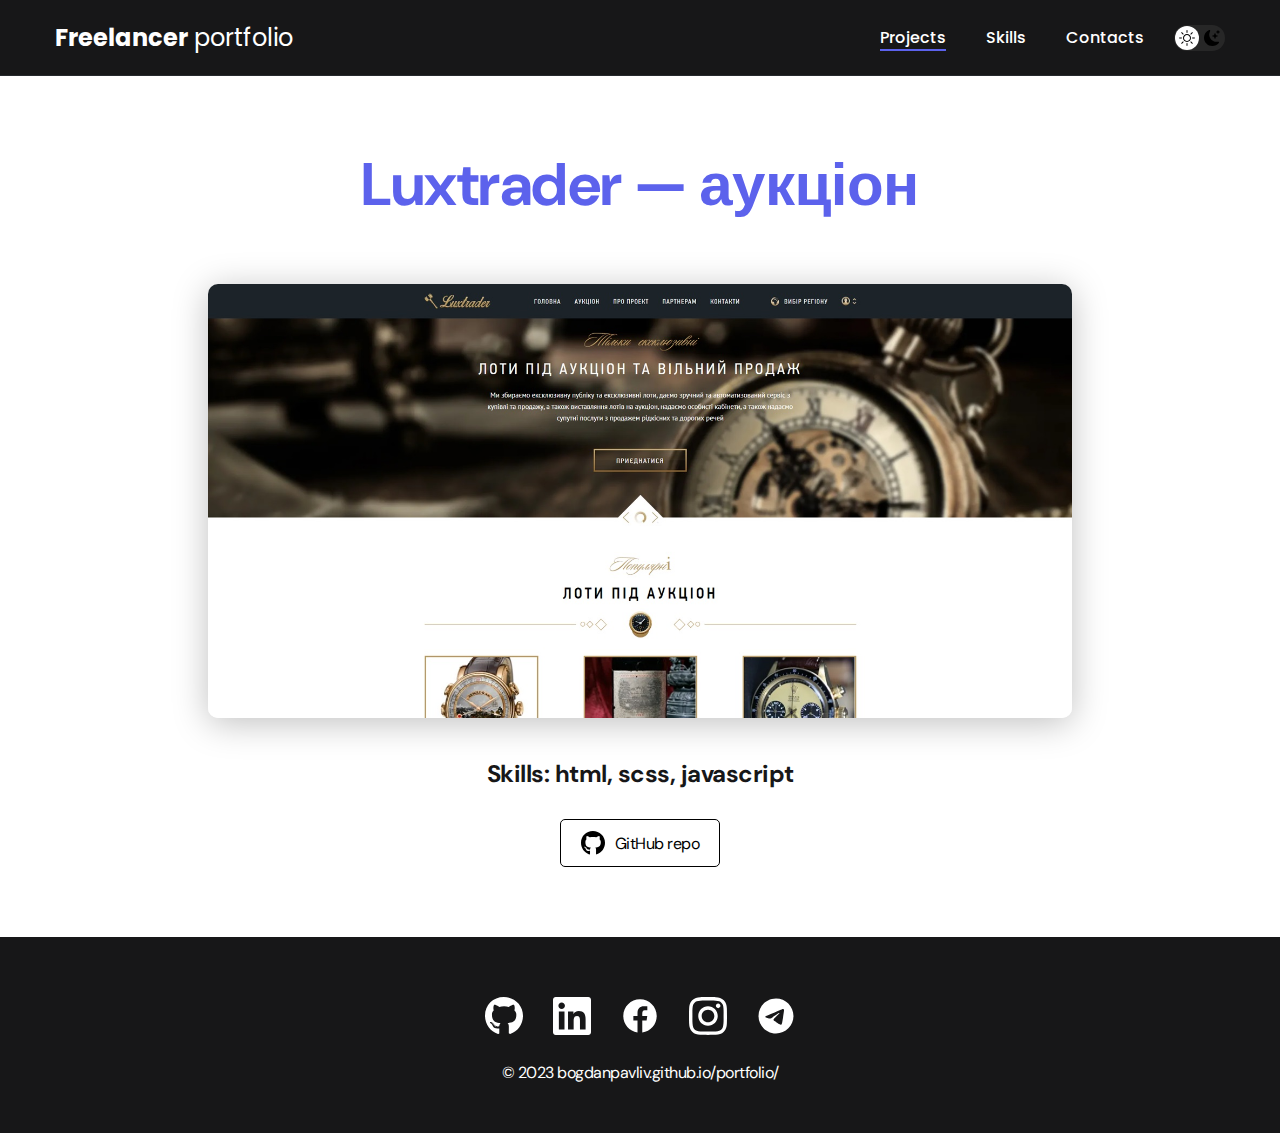
<file: project-page-9.html>
<!DOCTYPE html>
<html lang="en">
<head>
    <meta charset="UTF-8">
    <meta http-equiv="X-UA-Compatible" content="IE=edge">
    <meta name="viewport" content="width=device-width, initial-scale=1.0">
    <title>Freelancer portfolio</title>
    <link rel="stylesheet" href="./css/main.css">
</head>
<body>
    <nav class="nav">
        <div class="container">
            <div class="nav-row">
                <a href="./index.html" class="logo"><strong>Freelancer</strong> portfolio</a>

                <button class="dark-mode-btn">
                    <img src="./img/icons/sun.svg" alt="Light mode" class="dark-mode-btn__icon">
                    <img src="./img/icons/moon.svg" alt="Dark mode" class="dark-mode-btn__icon">
                </button>

                <ul class="nav-list">
                    <li class="nav-list__item"><a href="./index.html" class="nav-list__link nav-list__link--active">Projects</a></li>
                    <li class="nav-list__item"><a href="./skills.html" class="nav-list__link">Skills</a></li>
                    <li class="nav-list__item"><a href="./contacts.html" class="nav-list__link">Contacts</a></li>
                </ul>
            </div>
        </div>
    </nav>

    <main class="section">
        <div class="container">
            <div class="project-details">

                <h1 class="title-1">Luxtrader — аукціон</h1>

                <img src="./img/projects/09-big.jpg" alt="" class="project-details__cover">

                <div class="project-details__desc">
                    <p>Skills: html, scss, javascript</p>
                </div>

                <a href="https://bogdanpavliv.github.io/luxtrader/" class="btn-outline">
                    <img src="./img/icons/gitHub-black.svg" alt="gitHub">
                    GitHub repo
                </a>

            </div>
        </div>
    </main>

    <footer class="footer">
        <div class="container">
            <div class="footer__wrapper">
                <ul class="social">
                    <li class="social__item"><a href="https://github.com/BogdanPavliv" target="_blank"><img src="./img/icons/gitHub.svg" alt="gitHub"></a></li>
                    <li class="social__item"><a href="https://www.linkedin.com/in/bogdan-pavliv-340983248/" target="_blank"><img src="./img/icons/linkedIn.svg" alt="linkedIn"></a></li>
                    <li class="social__item"><a href="https://www.facebook.com/bogdan.pavliv" target="_blank"><img src="./img/icons/facebook.svg" alt="facebook"></a></li>
                    <li class="social__item"><a href="https://www.instagram.com/pavlivbodia/" target="_blank"><img src="./img/icons/instagram.svg" alt="instagram"></a></li>
                    <li class="social__item"><a href="https://t.me/bogdanpavliv" target="_blank"><img src="./img/icons/telegram.svg" alt="telegram"></a></li>
                </ul>
                <div class="copyright">
                    <p>© 2023 bogdanpavliv.github.io/portfolio/</p>
                </div>
            </div>
        </div>
    </footer>

    <script src="./js/main.js"></script>

</body>
</html>
</file>
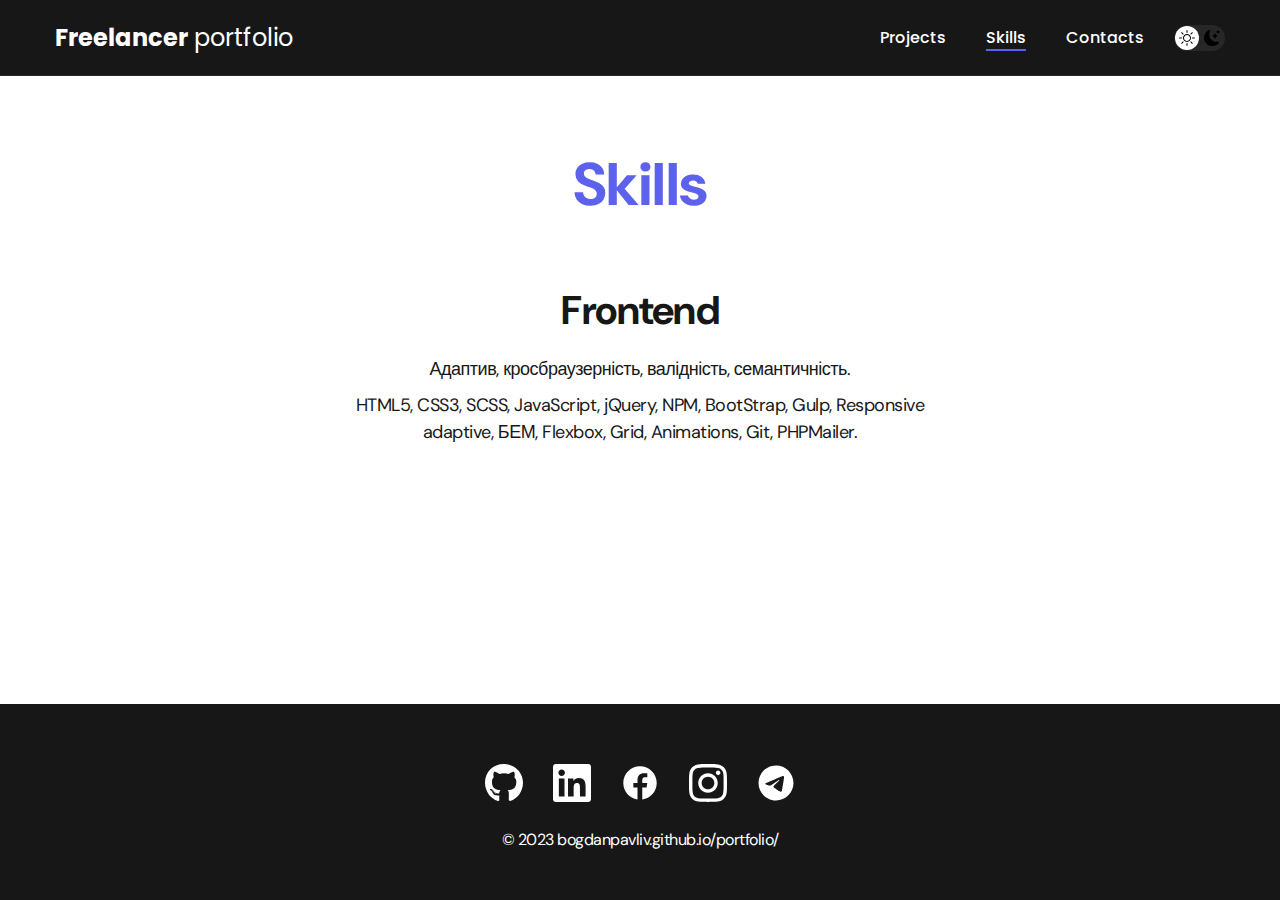
<file: skills.html>
<!DOCTYPE html>
<html lang="en">
<head>
    <meta charset="UTF-8">
    <meta http-equiv="X-UA-Compatible" content="IE=edge">
    <meta name="viewport" content="width=device-width, initial-scale=1.0">
    <title>Freelancer portfolio</title>
    <link rel="stylesheet" href="./css/main.css">
</head>
<body>
    <nav class="nav">
        <div class="container">
            <div class="nav-row">
                <a href="./index.html" class="logo"><strong>Freelancer</strong> portfolio</a>

                <button class="dark-mode-btn">
                    <img src="./img/icons/sun.svg" alt="Light mode" class="dark-mode-btn__icon">
                    <img src="./img/icons/moon.svg" alt="Dark mode" class="dark-mode-btn__icon">
                </button>

                <ul class="nav-list">
                    <li class="nav-list__item"><a href="./index.html" class="nav-list__link">Projects</a></li>
                    <li class="nav-list__item"><a href="./skills.html" class="nav-list__link nav-list__link--active">Skills</a></li>
                    <li class="nav-list__item"><a href="./contacts.html" class="nav-list__link">Contacts</a></li>
                </ul>
            </div>
        </div>
    </nav>

    <main class="section">
        <div class="container">
                <h1 class="title-1">Skills</h1>

                <ul class="content-list">
                    <li class="content-list__item">
                        <h2 class="title-2">Frontend</h2>
                        <p>
                            Адаптив, кросбраузерність, валідність, семантичність.
                        </p>
                        <p>
                            HTML5, CSS3, SCSS, JavaScript, jQuery, NPM, BootStrap, Gulp, Responsive adaptive, БЕМ, Flexbox, Grid, Animations, Git, PHPMailer.
                        </p>
                    </li>
                    <li class="content-list__item none">
                        <h2 class="title-2">Backend</h2>
                        <p>NodeJS, MySQL, MongoDB, PHP, Laravel</p>
                    </li>
                </ul>

        </div>
    </main>

    <footer class="footer">
        <div class="container">
            <div class="footer__wrapper">
                <ul class="social">
                    <li class="social__item"><a href="https://github.com/BogdanPavliv" target="_blank"><img src="./img/icons/gitHub.svg" alt="gitHub"></a></li>
                    <li class="social__item"><a href="https://www.linkedin.com/in/bogdan-pavliv-340983248/" target="_blank"><img src="./img/icons/linkedIn.svg" alt="linkedIn"></a></li>
                    <li class="social__item"><a href="https://www.facebook.com/bogdan.pavliv" target="_blank"><img src="./img/icons/facebook.svg" alt="facebook"></a></li>
                    <li class="social__item"><a href="https://www.instagram.com/pavlivbodia/" target="_blank"><img src="./img/icons/instagram.svg" alt="instagram"></a></li>
                    <li class="social__item"><a href="https://t.me/bogdanpavliv" target="_blank"><img src="./img/icons/telegram.svg" alt="telegram"></a></li>
                </ul>
                <div class="copyright">
                    <p>© 2023 bogdanpavliv.github.io/portfolio/</p>
                </div>
            </div>
        </div>
    </footer>

    <script src="./js/main.js"></script>

</body>
</html>
</file>
<file: css/main.css>
@import "./reset.css";
@import url('https://fonts.googleapis.com/css2?family=DM+Sans:wght@400;500;700&family=Poppins:wght@400;500;700&display=swap');

/*
font-family: 'DM Sans', sans-serif;
font-family: 'Poppins', sans-serif;
*/

/* * {
    border: 1px solid red;
} */

:root {
    --blackpure: #000;
    --black: #171718;
    --black-border: #26292D;
    --white: #fff;
    --purple: #5C62EC;

    --text-color: var(--black);

    --dark-bg: var(--black);
    --dark-border: var(--black-border);
    --header-text: var(--white);
    --accent: var(--purple);

    /* Light mode */
    --page-bg: var(--white);
    --text-color: var(--black);

    --title-1: var(--accent);

    --project-card-bg: var(--white);
    --project-card-text: var(--black);
    --box-shadow: 0px 5px 35px rgba(0, 0, 0, 0.25);
}

.dark {
     /* Dark mode */
    --page-bg: #252526;
    --text-color: var(--white);

    --title-1: var(--white);

    --project-card-bg: var(--black);
    --project-card-text: var(--white);
    --box-shadow: 0px 5px 35px rgba(0, 0, 0, 0.8);
}

html, body {
    display: flex;
    flex-direction: column;
    min-height: 100vh;

    font-family: 'DM Sans', sans-serif;
    letter-spacing: -0.5px;

    /* Light mode */
    background-color: var(--page-bg);
    color: var(--text-color);
}

/* General */

.container {
    margin: 0 auto;
    padding: 0 15px;
    max-width: 1200px;
}

.none {
    display: none !important;
}

.section {
    padding: 70px 0;
}

.title-1 {
    margin-bottom: 60px;

    font-size: 60px;
    font-weight: 700;
    line-height: 1.3;
    color: var(--title-1);
    text-align: center;
    text-wrap: balance;
}

.title-2 {
    margin-bottom: 20px;

    font-size: 40px;
    font-weight: 700;
    line-height: 1.3;
}

/* Nav */

.nav {
    padding: 20px 0;
    border-bottom: 1px solid var(--dark-border);
    background-color: var(--dark-bg);
    color: var(--header-text);
    letter-spacing: normal;
}

.nav-row {
    display: flex;
    justify-content: flex-end;
    align-items: center;
    column-gap: 30px;
    row-gap: 20px;
    flex-wrap: wrap;
}

.logo {
    margin-right: auto;
    color: var(--header-text);
    font-size: 24px;
    font-family: 'Poppins', sans-serif;
}

.logo strong {
    font-weight: 700;
}

.nav-list {
    display: flex;
    flex-wrap: wrap;
    row-gap: 10px;
    align-items: center;
    column-gap: 40px;
    font-size: 16px;
    font-weight: 500;
    font-family: 'Poppins', sans-serif;
}

.nav-list__link {
    color: var(--header-text);
    transition: opacity 0.2s ease-in;
}

.nav-list__link:hover {
    opacity: 0.8;
}

.nav-list__link--active {
    position: relative;
}

.nav-list__link--active::before {
    content: "";

    position: absolute;
    left: 0;
    top: 100%;

    display: block;
    height: 2px;
    width: 100%;
    background-color: var(--accent);
}

/* Dark mode btn */

.dark-mode-btn {
    order: 9;

    position: relative;
    display: flex;
    justify-content: space-between;

    width: 51px;
    height: 26px;
    padding: 5px;

    border-radius: 50px;
    background-color: #272727;
}

.dark-mode-btn::before {
    content: "";

    position: absolute;
    top: 1px;
    left: 1px;

    display: block;
    width: 24px;
    height: 24px;

    border-radius: 50%;
    background-color: var(--white);

    transition: left 0.2s ease-in;
}

.dark-mode-btn--active::before {
    left: 26px;
}

.dark-mode-btn__icon {
    position: relative;
    z-index: 9;
}

/* Header */

.header {
    padding: 40px 0;
    min-height: 695px;

    display: flex;
    justify-content: center;
    align-items: center;

    background-color: var(--dark-bg);
    background-image: url('./../img/header-bg.png');
    background-repeat: no-repeat;
    background-size: auto;
    background-position: center center;

    color: var(--header-text);
    text-align: center;
}

.header__wrapper {
    padding: 0 15px;
    max-width: 675px;
}

.header__title {
    margin-bottom: 20px;
    font-size: 40px;
    font-weight: 700;
    line-height: 1.4;
}

.header__title strong {
    font-size: 60px;
    font-weight: 700;
}

.header__title em {
    font-style: normal;
    color: var(--accent);
}

.header__text {
    margin-bottom: 40px;
    font-size: 18px;
    line-height: 1.333;
}

.header__text p + p{
    margin-top: 0.5em;
}

/* Btn */

.btn {
    display: inline-block;
    height: 48px;
    padding: 12px 28px;

    border-radius: 5px;
    background-color: var(--accent);
    color: var(--white);
    letter-spacing: 0.15px;
    font-size: 16px;
    font-weight: 500;

    transition: opacity 0.2s ease-in;
}

.btn:hover {
    opacity: 0.8;
}

.btn:active {
    position: relative;
    top: 1px;
}

/* Btn outline */

.btn-outline {
    display: flex;
    column-gap: 10px;
    align-items: center;

    height: 48px;
    padding: 12px 20px;

    border-radius: 5px;
    border: 1px solid var(--blackpure);
    background-color: var(--white);
    color: var(--blackpure);

    transition: opacity 0.2s ease-in;
}

.btn-outline:hover {
    opacity: 0.8;
}

.btn-outline:active {
    position: relative;
    top: 1px;
}

/* Projects  */

.projects {
    display: flex;
    justify-content: center;
    flex-wrap: wrap;
    column-gap: 30px;
    row-gap: 30px;
}

.project {
    max-width: 370px;
    background-color: var(--project-card-bg);
    box-shadow: var(--box-shadow);
    border-radius: 10px;
    transition: all 0.2s ease-in;
}

.project:hover {
    opacity: 0.9;
	transform: translateY(-5px);
}

.project__img {
    border-radius: 10px;
}

.project__title {
    padding: 15px 20px 25px;
    font-weight: 700;
    font-size: 16px;
    line-height: 1.3;
    color: var(--project-card-text);
    text-wrap: balance;
}

/* Project details */

.project-details {
    margin: 0 auto;
    max-width: 865px;

    display: flex;
    flex-direction: column;
    align-items: center;

    text-align: center;
}

.project-details__cover {
    max-width: 100%;
    margin-bottom: 40px;

    box-shadow: 0px 5px 35px rgba(0, 0, 0, 0.25);
    border-radius: 10px;
}

.project-details__desc {
    margin-bottom: 30px;

    font-weight: 700;
    font-size: 24px;
    line-height: 1.3;
}

/* Content list */

.content-list {
    margin: 0 auto;
    max-width: 570px;
    display: flex;
    flex-direction: column;
    align-items: center;
    row-gap: 40px;
    text-align: center;
}

.content-list a {
    color: var(--accent);
}

.content-list__item {
    font-size: 18px;
    line-height: 1.5;
}

.content-list__item p + p {
    margin-top: 0.5em;
}

/* Footer */

.footer {
    margin-top: auto;
    padding: 60px 0 50px;
    background-color: var(--dark-bg);
    color: var(--header-text);
}

.footer__wrapper {
    display: flex;
    flex-direction: column;
    align-items: center;
    row-gap: 27px;
}

.social {
    display: flex;
    column-gap: 30px;
    align-items: center;
}

.copyright {
    font-size: 16px;
}

.copyright p + p {
    margin-top: 0.5em;
}

@media (max-width: 620px) {

    /* Header  */

    .header {
        min-height: unset;
    }

    .header__title {
        font-size: 30px;
    }

    .header__title strong {
        font-size: 40px;
    }

    /* Nav */

    .nav-row {
        justify-content: space-between;
    }

    .dark-mode-btn {
        order: 0;
    }

    /* General */

    .section {
        padding: 40px 0;
    }

    .title-1 {
        margin-bottom: 30px;
        font-size: 40px;
    }

    .title-2 {
        margin-bottom: 10px;
        font-size: 30px;
    }

    /* Projects */

    .project__title {
        font-size: 22px;
    }

    /* Project page */

    .project-details__desc {
        margin-bottom: 20px;
        font-size: 22px;
    }

    /* Content List */

    .content-list {
        row-gap: 20px;
    }

    .content-list__item {
        font-size: 16px;
    }

    /* Footer */

    .footer {
        padding: 40px 0 30px;
    }

    .footer__wrapper {
        row-gap: 20px;
    }

    /* Social */

    .social {
        column-gap: 20px;
    }

    .social__item {
        width: 28px;
    }

}
</file>
